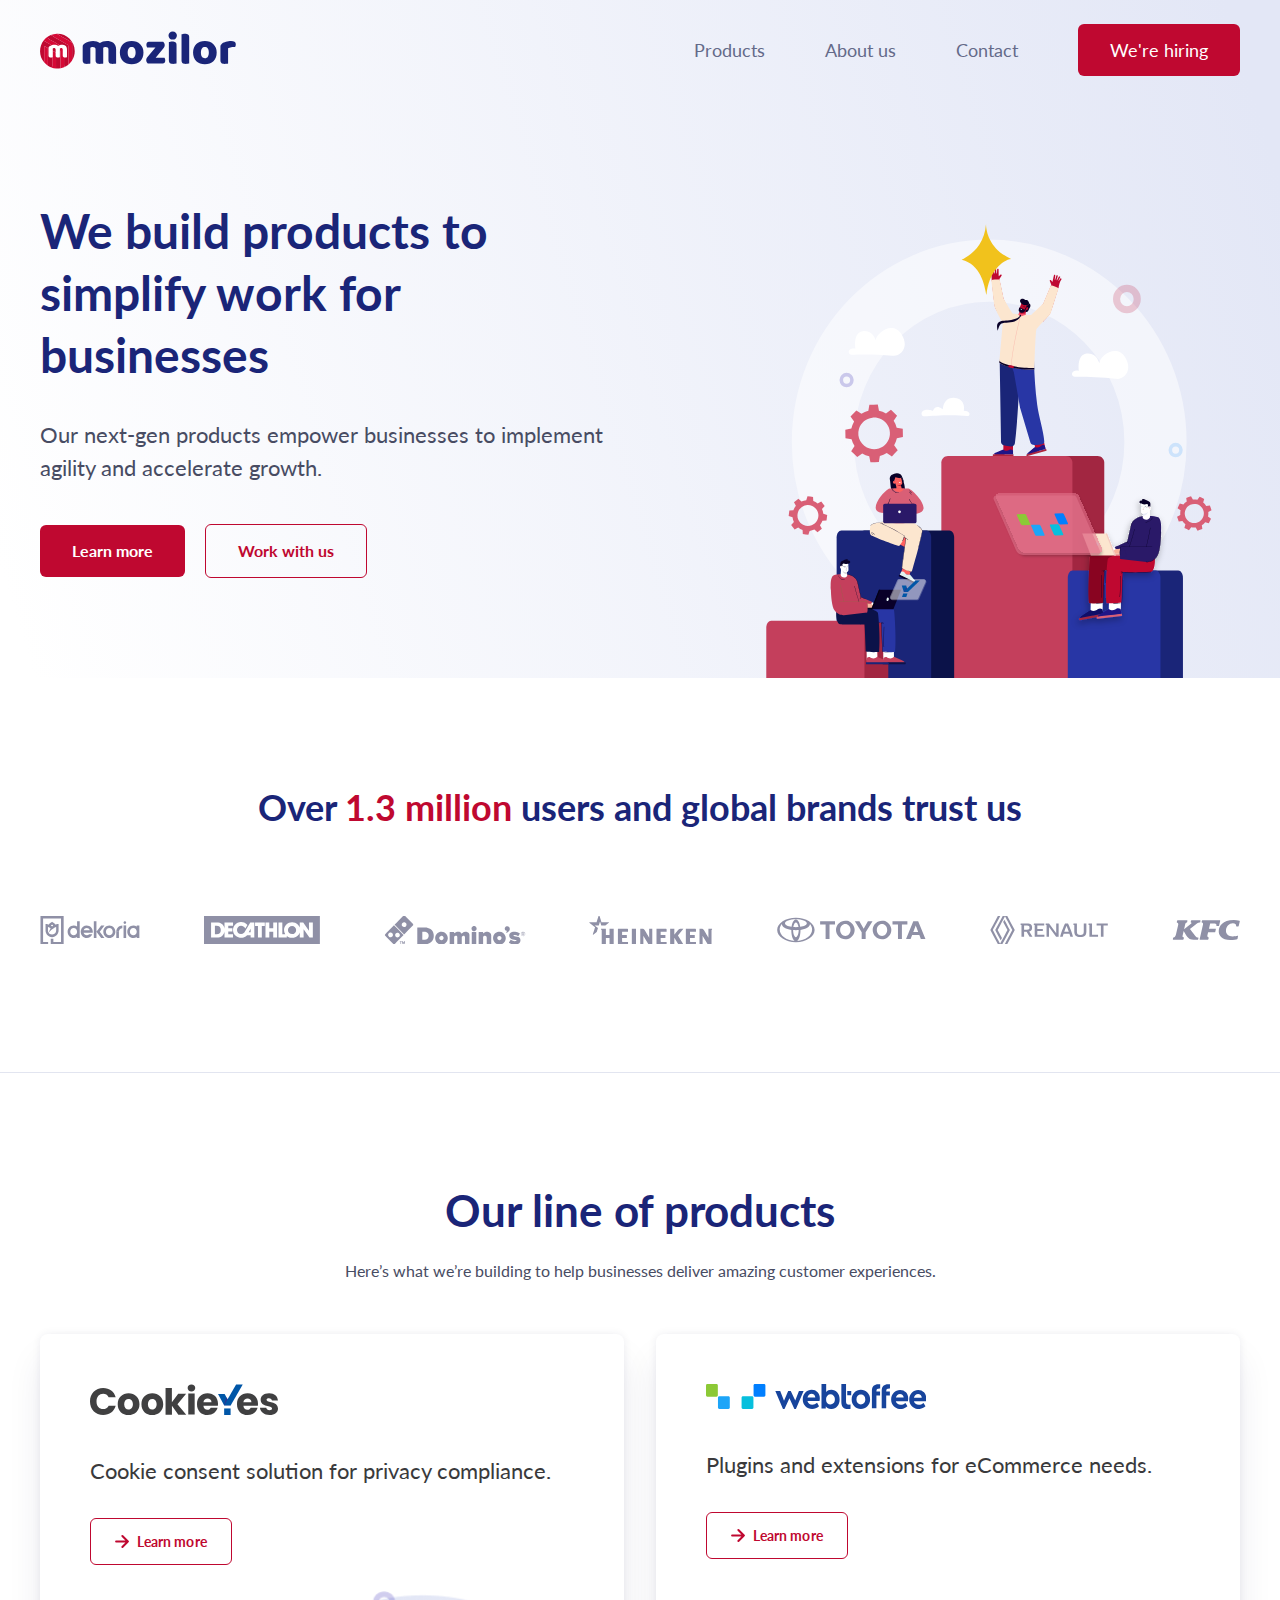
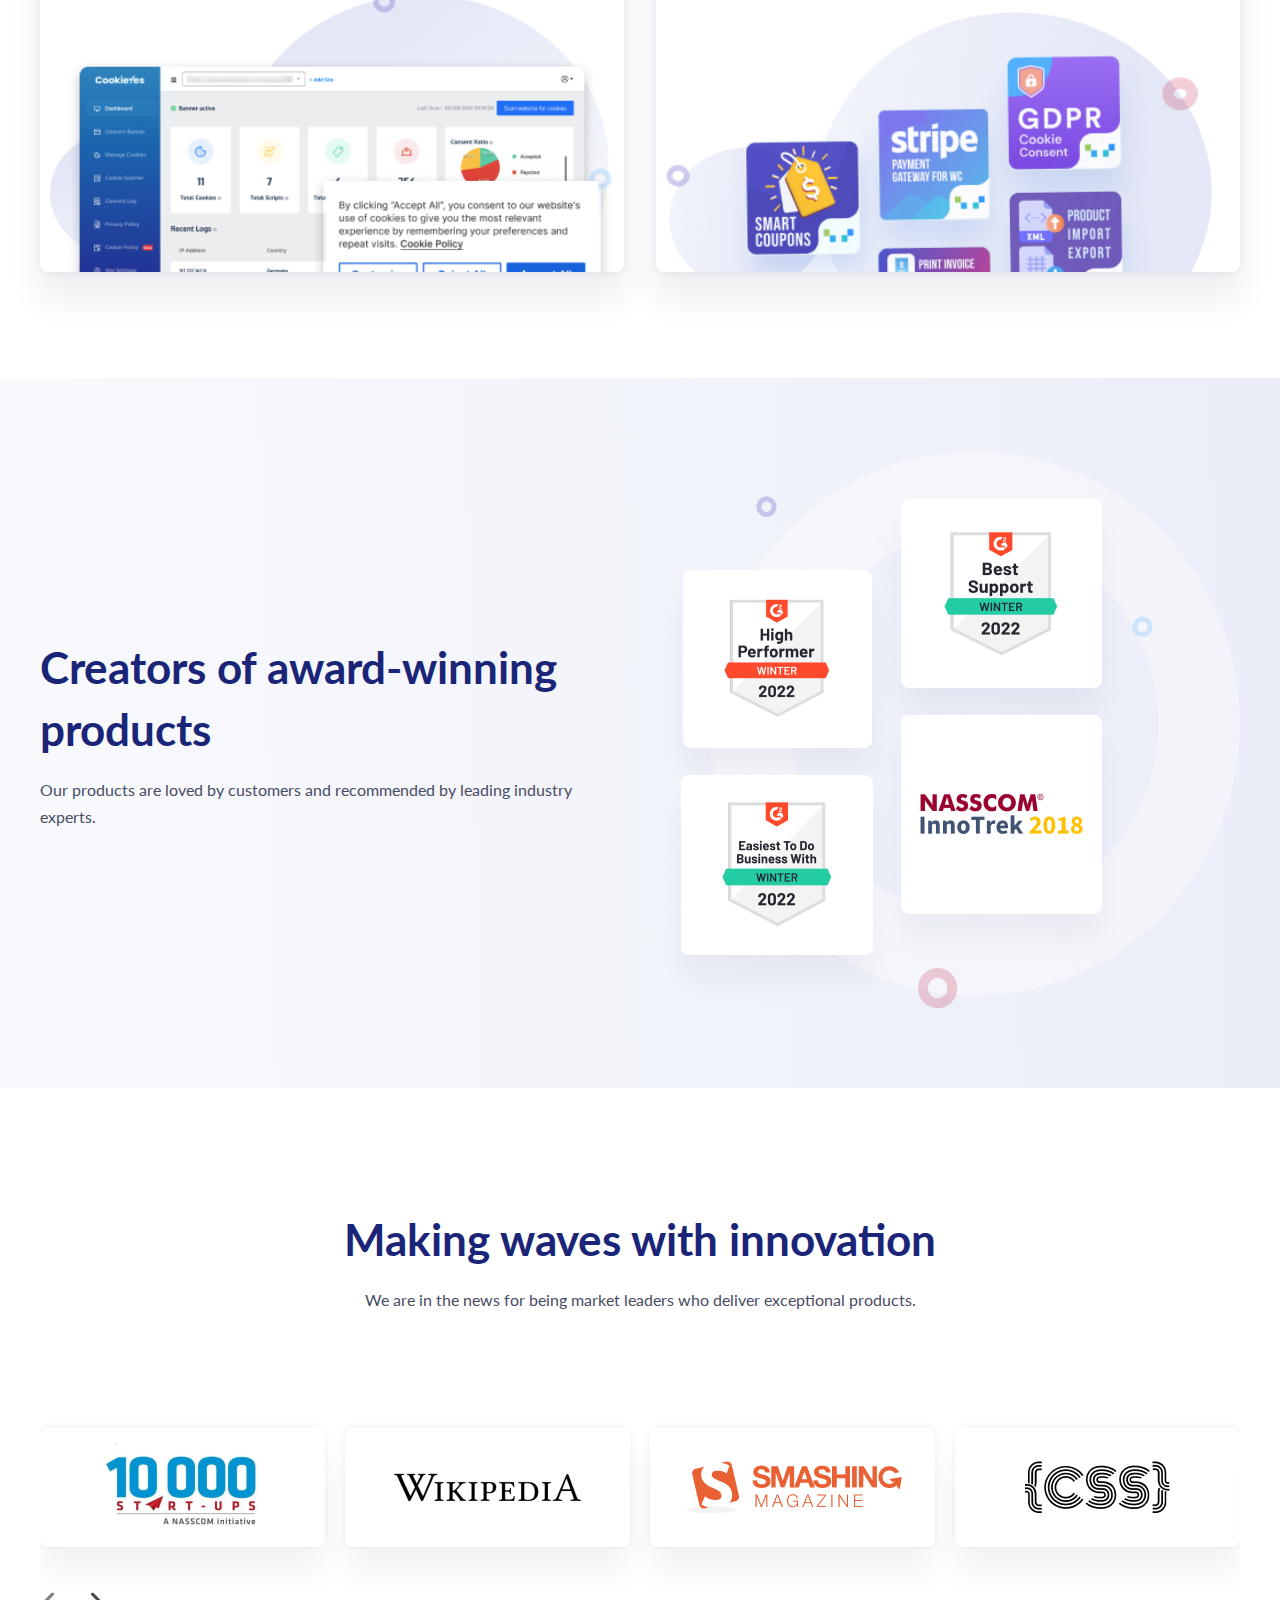
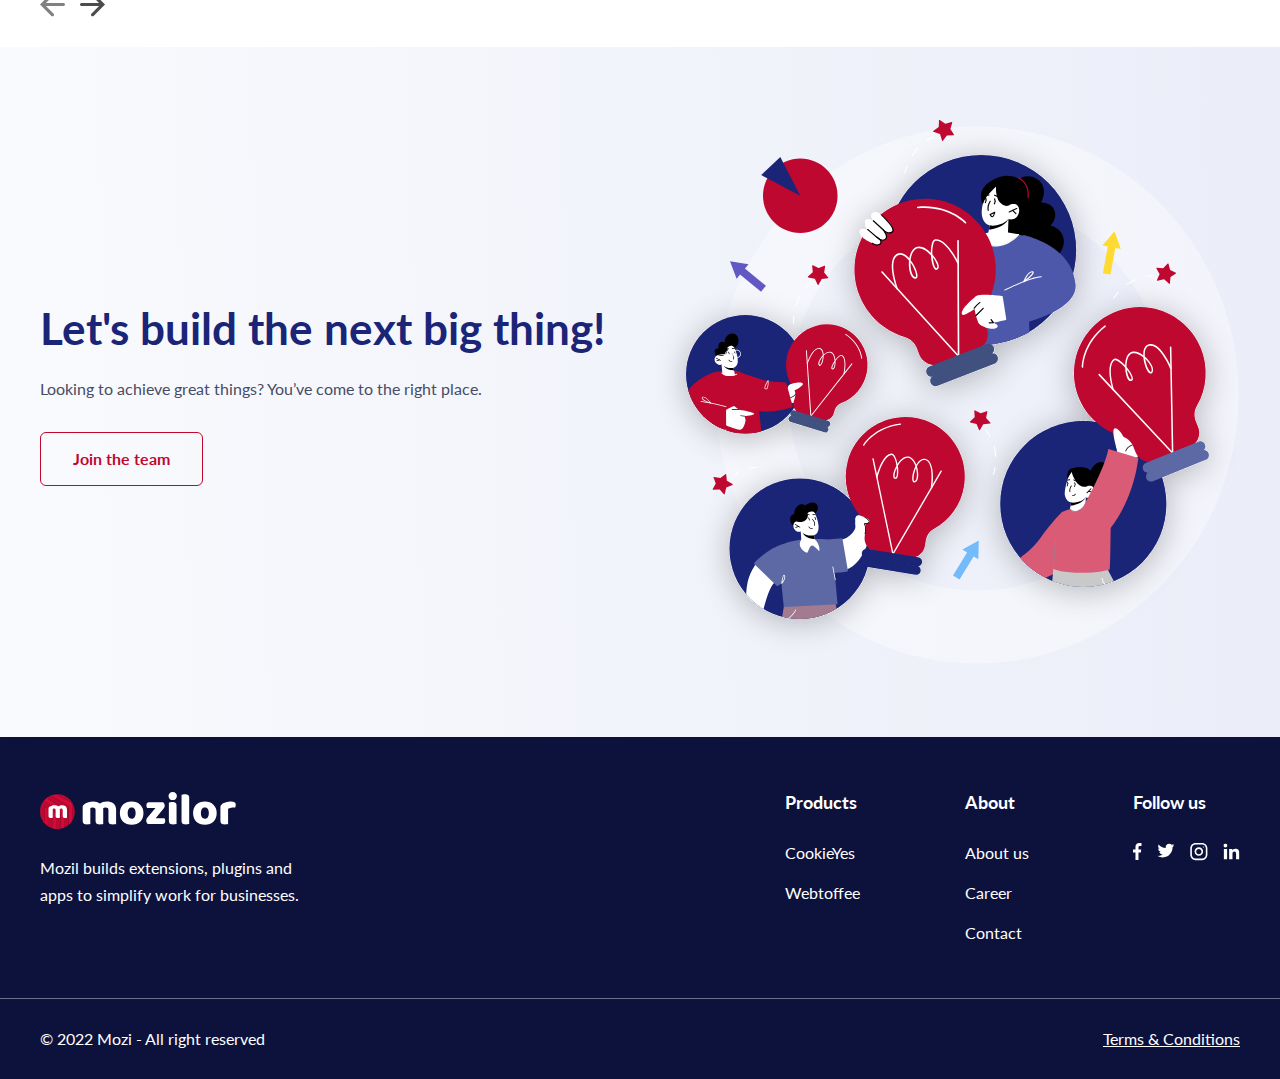
<file: index.html>
<!DOCTYPE html>
<html lang="en">

<head>
    <meta charset="UTF-8">
    <meta http-equiv="X-UA-Compatible" content="IE=edge">
    <meta name="viewport" content="width=device-width, initial-scale=1.0">
    <title>Index</title>
    <link rel="preconnect" href="https://fonts.googleapis.com">
    <link rel="preconnect" href="https://fonts.gstatic.com" crossorigin>
    <link href="https://fonts.googleapis.com/css2?family=Lato:wght@400;700&display=swap" rel="stylesheet">
    <link rel="stylesheet" href="./css/style.min.css">
</head>

<body class="body__main">
    <div class="hero__wrapper">

        <!-- Header -->
        <header>
    <!-- Navbar -->
    <nav>
        <div class="container">
            <div class="navbar">
                <div class="logo"> <a href="#"> <img src="../img/logo.svg" alt="logo"> </a> </div>
                <ul class="menu">
                    <li class="menu__item"><a href="#" class="menu__item-link" data-scroll>Products</a></li>
                    <li class="menu__item"><a href="#" class="menu__item-link" data-scroll>About us</a></li>
                    <li class="menu__item"><a href="#" class="menu__item-link" data-scroll>Contact</a></li>
                    <li class="menu__item"><a href="#" class="btn menu__item-link" data-scroll>We're hiring</a></li>
                </ul>
                <div class="burger">
                    <span></span>
                </div>
            </div>
        </div>
    </nav>
</header>

        <!-- Hero -->
        <section class="section__hero">
  <img src="./img/Hero__img.svg" alt="hero__img" class="hero__img">
  <div class="container">
    <div class="hero">
      <div class="hero__item">
        <h1 class="hero__item-title">We build products to simplify work for businesses</h1>
        <h2 class="hero__item-text">Our next-gen products empower businesses to implement agility and accelerate growth.</h2>
        <div class="hero__item-buttons">
          <a href="#" class="btn hero__btn">Learn more</a>
          <a href="#" class="btn__outline hero__btn">Work with us</a>
        </div>
      </div>
    </div>
  </div>
</section>
        
    </div>

    <!-- Main Page -->
    <main>

    <!-- Brands -->
    <section class="section section__brands">
  <div class="container">
    <h3 class="section__title title__center section__title-brands">Over <span>1.3 million</span> users and global brands trust us</h3>

    <div class="brands">
      <div class="brands__item">
        <img src="../img/brand1.svg" alt="brand__icon">
      </div>
      <div class="brands__item">
        <img src="../img/brand2.svg" alt="brand__icon">
      </div>
      <div class="brands__item">
        <img src="../img/brand3.svg" alt="brand__icon">
      </div>
      <div class="brands__item">
        <img src="../img/brand4.svg" alt="brand__icon">
      </div>
      <div class="brands__item">
        <img src="../img/brand5.svg" alt="brand__icon">
      </div>
      <div class="brands__item">
        <img src="../img/brand6.svg" alt="brand__icon">
      </div>
      <div class="brands__item">
        <img src="../img/brand7.svg" alt="brand__icon">
      </div>
    </div>
  </div>
</section>

    <!-- Products -->
    <section class="section section__products">
  <div class="container">
    <h3 class="section__title title__center">Our line of products</h3>
    <h4 class="section__subtitle subtitle__center">Here’s what we’re building to help businesses deliver amazing customer experiences.</h4>
    <div class="products">
      <div class="products__item">
        <div class="product__item-content">
          <div class="products__item-logo"><img src="../img/product__logo1.svg" alt="product__logo"></div>
          <div class="products__item-text">Cookie consent solution for privacy compliance.</div>
          <a href="#" class="products__item-btn">
            <span>
              <svg width="14" height="15" viewBox="0 0 14 15" fill="none" xmlns="http://www.w3.org/2000/svg">
                <path d="M7.39375 13.0125L12.9049 7.50002L7.39235 1.98752M1.09375 7.50002H12.9063H1.09375Z" stroke="#BF0830"
                  stroke-width="2" stroke-linecap="round" stroke-linejoin="round" />
              </svg>
            </span>
            <span>Learn more</span>
          </a>
        </div>

        <div class="product__item-footer">
          <img src="../img/product1.png" alt="product">
        </div>
      </div>
      <div class="products__item">
        <div class="product__item-content">
          <div class="products__item-logo"><img src="../img/product__logo2.svg" alt="product__logo"></div>
          <div class="products__item-text">Plugins and extensions for eCommerce needs.</div>
          <a href="#" class="products__item-btn">
            <span>
              <svg width="14" height="15" viewBox="0 0 14 15" fill="none" xmlns="http://www.w3.org/2000/svg">
                <path d="M7.39375 13.0125L12.9049 7.50002L7.39235 1.98752M1.09375 7.50002H12.9063H1.09375Z" stroke="#BF0830"
                  stroke-width="2" stroke-linecap="round" stroke-linejoin="round" />
              </svg>
            </span>
            <span>Learn more</span>
          </a>
        </div>
      
        <div class="product__item-footer">
          <img src="../img/product2.png" alt="product">
        </div>
      </div>
    </div>
  </div>
</section>

    <!-- Info1 -->
    <section class="section section__info">
  <div class="container">
    <div class="info">
      <div class="info__item">
        <h3 class="section__title">Creators of award-winning products</h3>
        <h4 class="section__subtitle">Our products are loved by customers and recommended by leading industry experts.</h4>
      </div>
      <div class="info__item">
        <img src="../img/main__info-1.png" alt="img" class="info__img">
      </div>
    </div>
  </div>
</section>

    <!-- Innovation -->
    <section class="section section__innovation">
  <div class="container">
    <h3 class="section__title title__center">Making waves with innovation</h3>
    <h4 class="section__subtitle subtitle__center">We are in the news for being market leaders who deliver exceptional products.</h4>

    <!-- Slider main container -->
    <div class="swiper swiper__innovation">
      <!-- Additional required wrapper -->
      <div class="swiper-wrapper">
        <!-- Slides -->
        <div class="swiper-slide"> <img src="../img/innovation1.jpg" alt="img"> </div>
        <div class="swiper-slide"> <img src="../img/innovation2.jpg" alt="img"> </div>
        <div class="swiper-slide"> <img src="../img/innovation3.jpg" alt="img"> </div>
        <div class="swiper-slide"> <img src="../img/innovation4.jpg" alt="img"> </div>
        <div class="swiper-slide"> <img src="../img/innovation2.jpg" alt="img"> </div>
        <div class="swiper-slide"> <img src="../img/innovation3.jpg" alt="img"> </div>
        <div class="swiper-slide"> <img src="../img/innovation1.jpg" alt="img"> </div>
      </div>
    </div>

    <div class="swiper__arrows">
      <button class="swiper__arrow swiper__arrow-prev">
        <svg width="25" height="25" viewBox="0 0 16 16" fill="none" xmlns="http://www.w3.org/2000/svg">
          <path fill-rule="evenodd" clip-rule="evenodd"
            d="M7.29468 15.2947C7.68422 15.6842 8.31578 15.6842 8.70532 15.2947V15.2947C9.0946 14.9054 9.09489 14.2743 8.70595 13.8847L3.83 9L15 9C15.5523 9 16 8.55228 16 8V8C16 7.44772 15.5523 7 15 7L3.83 7L8.70595 2.11532C9.09489 1.72568 9.0946 1.0946 8.70531 0.705316V0.705316C8.31578 0.315781 7.68422 0.315781 7.29468 0.705316L-6.99382e-07 8L7.29468 15.2947Z"
            fill="black" fill-opacity="0.7" />
        </svg>
      </button>
      <button class="swiper__arrow swiper__arrow-next">
        <svg width="25" height="25" viewBox="0 0 16 16" fill="none" xmlns="http://www.w3.org/2000/svg">
          <path fill-rule="evenodd" clip-rule="evenodd"
            d="M7.29468 15.2947C7.68422 15.6842 8.31578 15.6842 8.70532 15.2947V15.2947C9.0946 14.9054 9.09489 14.2743 8.70595 13.8847L3.83 9L15 9C15.5523 9 16 8.55228 16 8V8C16 7.44772 15.5523 7 15 7L3.83 7L8.70595 2.11532C9.09489 1.72568 9.0946 1.0946 8.70531 0.705316V0.705316C8.31578 0.315781 7.68422 0.315781 7.29468 0.705316L-6.99382e-07 8L7.29468 15.2947Z"
            fill="black" fill-opacity="0.7" />
        </svg>
      </button>
    </div>
  </div>
</section>

    <!-- Info2 -->
    <section class="section section__info">
  <div class="container">
    <div class="info">
      <div class="info__item">
        <h3 class="section__title">Let's build the next big thing!</h3>
        <h4 class="section__subtitle">Looking to achieve great things? You’ve come to the right place.</h4>
        <a href="#" class="btn__outline info__btn">Join the team</a>
      </div>
      <div class="info__item">
        <img src="../img/info2.svg" alt="img" class="info__img">
      </div>
    </div>
  </div>
</section>
    </main>

    <!-- Footer -->
    <footer>
    <div class="container">
        <div class="footer">
            <div class="footer__item">
                <a href="#" class="footer__logo"> <img src="../img/footer__logo.svg" alt="logo"></a>
                <p class="footer__text">Mozil builds extensions, plugins and apps to simplify work for businesses.</p>
            </div>
            <div class="footer__item">
                <div class="footer__lists">
                    <div class="footer__lists-item">
                        <div class="footer__list-title">Products</div>
                        <ul class="footer__list">
                            <li class="footer__list-item"><a href="" class="footer__list-item-link">CookieYes</a></li>
                            <li class="footer__list-item"><a href="" class="footer__list-item-link">Webtoffee</a></li>
                        </ul>
                    </div>

                    <div class="footer__lists-item">
                        <div class="footer__list-title">About</div>
                        <ul class="footer__list">
                            <li class="footer__list-item"><a href="" class="footer__list-item-link">About us</a></li>
                            <li class="footer__list-item"><a href="" class="footer__list-item-link">Career</a></li>
                            <li class="footer__list-item"><a href="" class="footer__list-item-link">Contact</a></li>
                        </ul>
                    </div>

                    <div class="footer__lists-item">
                        <div class="footer__list-title">Follow us</div>
                        <ul class="footer__social">
                            <li class="footer__social-item"><a href="" class="footer__social-link">
                                <svg width="9" height="18" viewBox="0 0 9 18" fill="none" xmlns="http://www.w3.org/2000/svg">
                                    <path
                                        d="M6.95282 2.89077H8.50569V0.186185C8.23779 0.14933 7.31641 0.0664062 6.24337 0.0664062C4.00443 0.0664062 2.4707 1.47469 2.4707 4.06304V6.44514H0V9.46867H2.4707V17.0764H5.49989V9.46937H7.87065L8.247 6.44585H5.49918V4.36284C5.49989 3.48895 5.73519 2.89077 6.95282 2.89077Z"
                                        fill="white" />
                                </svg>
                            </a></li>
                            <li class="footer__social-item"><a href="" class="footer__social-link">
                                <svg width="18" height="15" viewBox="0 0 18 15" fill="none" xmlns="http://www.w3.org/2000/svg">
                                    <path
                                        d="M17.2678 2.37425C16.6444 2.64768 15.9802 2.82892 15.2878 2.91692C16.0001 2.49158 16.5439 1.8232 16.7995 1.01758C16.1353 1.41358 15.402 1.6933 14.6204 1.84939C13.9898 1.17787 13.0909 0.761963 12.1103 0.761963C10.2079 0.761963 8.67624 2.30615 8.67624 4.1992C8.67624 4.47158 8.69929 4.73349 8.75586 4.98282C5.899 4.84349 3.3711 3.47425 1.67291 1.38844C1.37643 1.90282 1.20253 2.49158 1.20253 3.12539C1.20253 4.31549 1.81538 5.37044 2.72891 5.9812C2.17681 5.97073 1.63519 5.81044 1.17634 5.55796C1.17634 5.56844 1.17634 5.58206 1.17634 5.59568C1.17634 7.26558 2.36748 8.65263 3.92948 8.97215C3.64976 9.04863 3.34491 9.0853 3.02853 9.0853C2.80853 9.0853 2.58643 9.07272 2.37795 9.02663C2.82319 10.3875 4.08662 11.388 5.58891 11.4204C4.41976 12.335 2.93529 12.8861 1.32824 12.8861C1.04643 12.8861 0.776145 12.8735 0.505859 12.8389C2.02805 13.8205 3.83205 14.381 5.77748 14.381C12.1009 14.381 15.558 9.14292 15.558 4.60253C15.558 4.45063 15.5528 4.30396 15.5455 4.15834C16.2275 3.67434 16.8005 3.06987 17.2678 2.37425Z"
                                        fill="white" />
                                </svg>
                            </a></li>
                            <li class="footer__social-item"><a href="" class="footer__social-link">
                                <svg width="18" height="18" viewBox="0 0 18 18" fill="none" xmlns="http://www.w3.org/2000/svg">
                                    <path fill-rule="evenodd" clip-rule="evenodd"
                                        d="M5.62472 0H12.0533C15.0115 0 17.4104 2.39893 17.4104 5.35714V11.7857C17.4104 14.7439 15.0115 17.1429 12.0533 17.1429H5.62472C2.66651 17.1429 0.267578 14.7439 0.267578 11.7857V5.35714C0.267578 2.39893 2.66651 0 5.62472 0ZM12.0531 15.5357C14.1209 15.5357 15.8031 13.8536 15.8031 11.7857V5.35718C15.8031 3.28932 14.1209 1.60718 12.0531 1.60718H5.62451C3.55665 1.60718 1.87451 3.28932 1.87451 5.35718V11.7857C1.87451 13.8536 3.55665 15.5357 5.62451 15.5357H12.0531Z"
                                        fill="white" />
                                    <path fill-rule="evenodd" clip-rule="evenodd"
                                        d="M4.55273 8.5716C4.55273 6.20482 6.47166 4.28589 8.83845 4.28589C11.2052 4.28589 13.1242 6.20482 13.1242 8.5716C13.1242 10.9384 11.2052 12.8573 8.83845 12.8573C6.47166 12.8573 4.55273 10.9384 4.55273 8.5716ZM6.15967 8.57164C6.15967 10.0481 7.36181 11.2502 8.83824 11.2502C10.3147 11.2502 11.5168 10.0481 11.5168 8.57164C11.5168 7.09414 10.3147 5.89307 8.83824 5.89307C7.36181 5.89307 6.15967 7.09414 6.15967 8.57164Z"
                                        fill="white" />
                                    <circle cx="13.4461" cy="3.96414" r="0.571071" fill="white" />
                                </svg>
                            </a></li>
                            <li class="footer__social-item"><a href="" class="footer__social-link">
                                <svg width="17" height="17" viewBox="0 0 17 17" fill="none" xmlns="http://www.w3.org/2000/svg">
                                    <g clip-path="url(#clip0_11540_204)">
                                        <path
                                            d="M4.01709 16.5715H0.780099V5.93569H4.10958V16.5715H4.01709ZM2.35236 4.45592C1.33501 4.45592 0.410156 3.62356 0.410156 2.51373C0.410156 1.49639 1.24253 0.571533 2.35236 0.571533C3.36969 0.571533 4.29454 1.4039 4.29454 2.51373C4.29454 3.62356 3.46218 4.45592 2.35236 4.45592ZM16.4102 16.5715H13.0807V11.3923C13.0807 10.19 13.0807 8.61777 11.4159 8.61777C9.65872 8.61777 9.47374 9.91257 9.47374 11.2999V16.5715H6.14426V5.93569H9.28877V7.41547C9.7512 6.58309 10.7685 5.75072 12.4333 5.75072C15.7628 5.75072 16.4102 7.97037 16.4102 10.8374V16.5715Z"
                                            fill="white" />
                                    </g>
                                    <defs>
                                        <clipPath id="clip0_11540_204">
                                            <rect width="16" height="16" fill="white" transform="translate(0.410156 0.571533)" />
                                        </clipPath>
                                    </defs>
                                </svg>
                            </a></li>
                        </ul>
                    </div>
                </div>
            </div>
        </div>
    </div>

    <div class="footer__copyright">
        <div class="container">
            <div class="footer__copy">
                <div class="footer__copy-item">© 2022 Mozi - All right reserved</div>
                <div class="footer__copy-item">
                    <a href="#">Terms & Conditions</a>
                </div>
            </div>
        </div>
    </div>
</footer>

</body>

<script src="./js/scripts.min.js"></script>

</html>
</file>
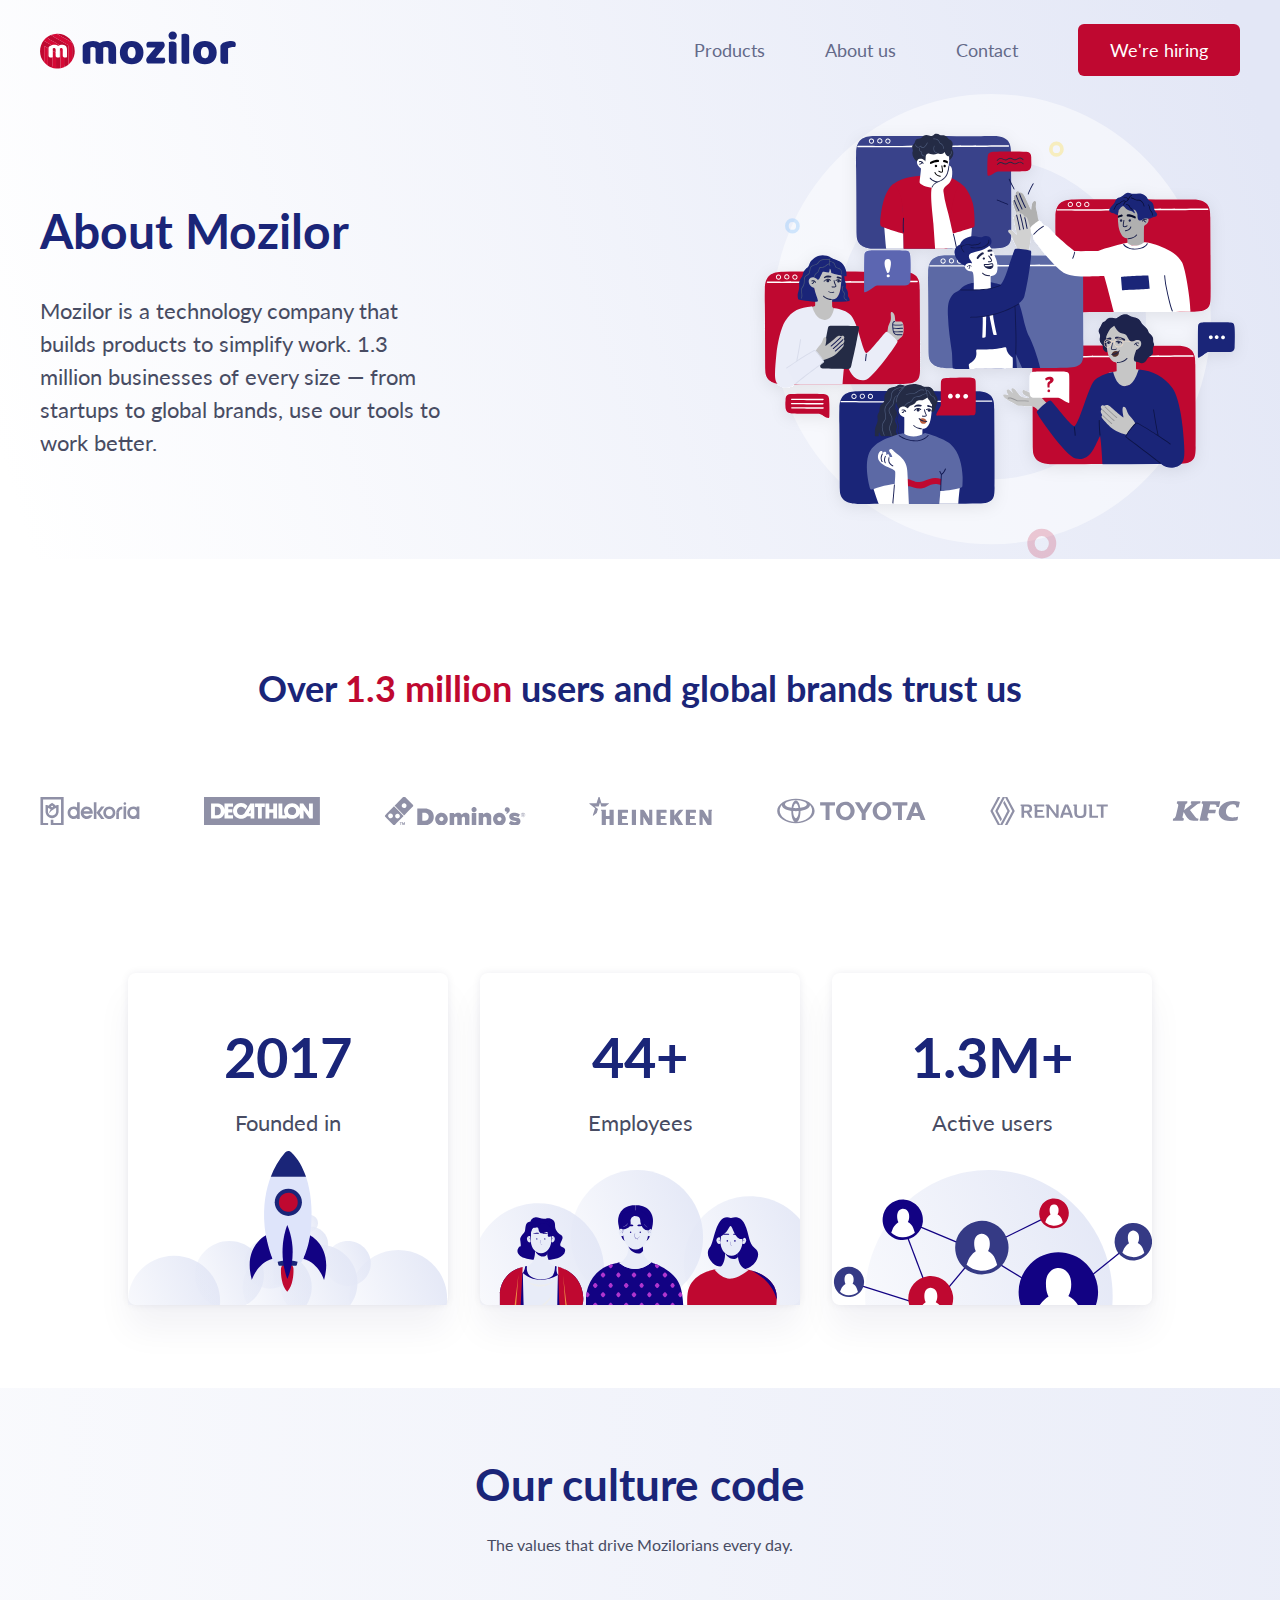
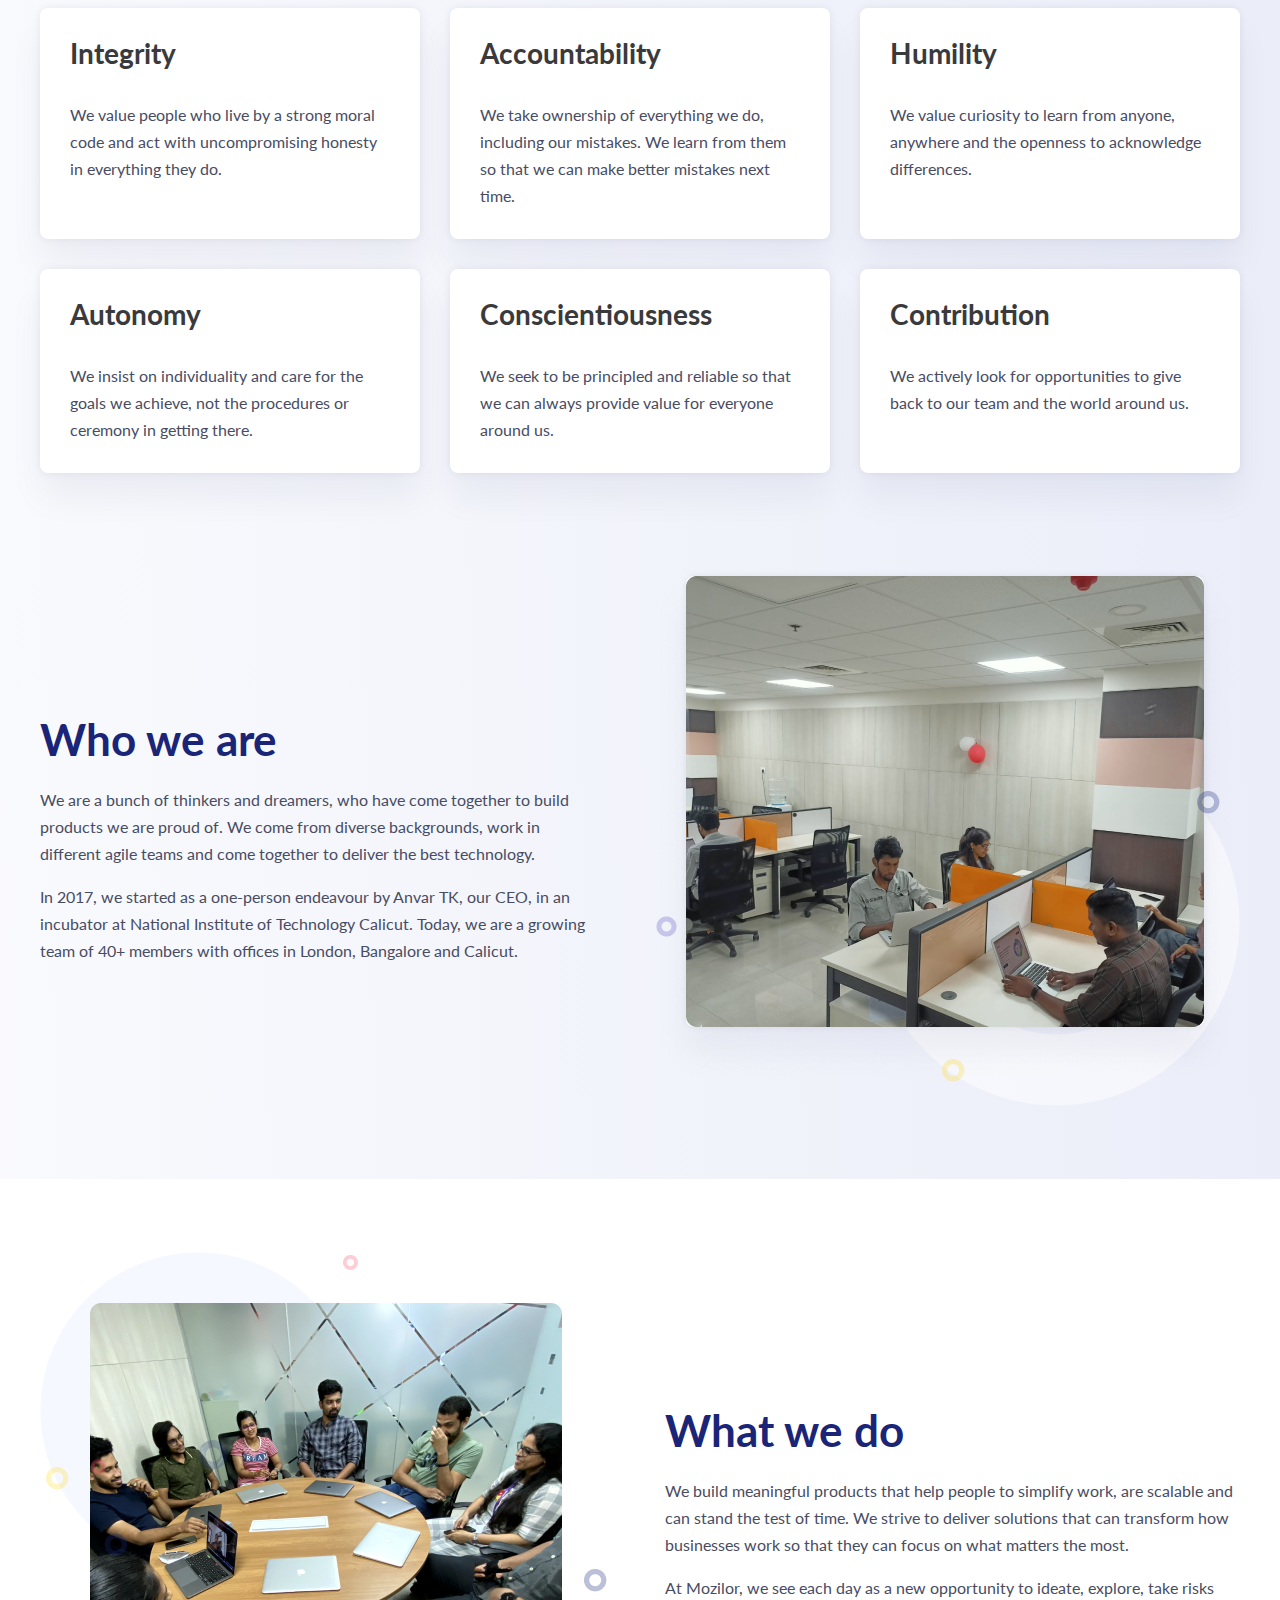
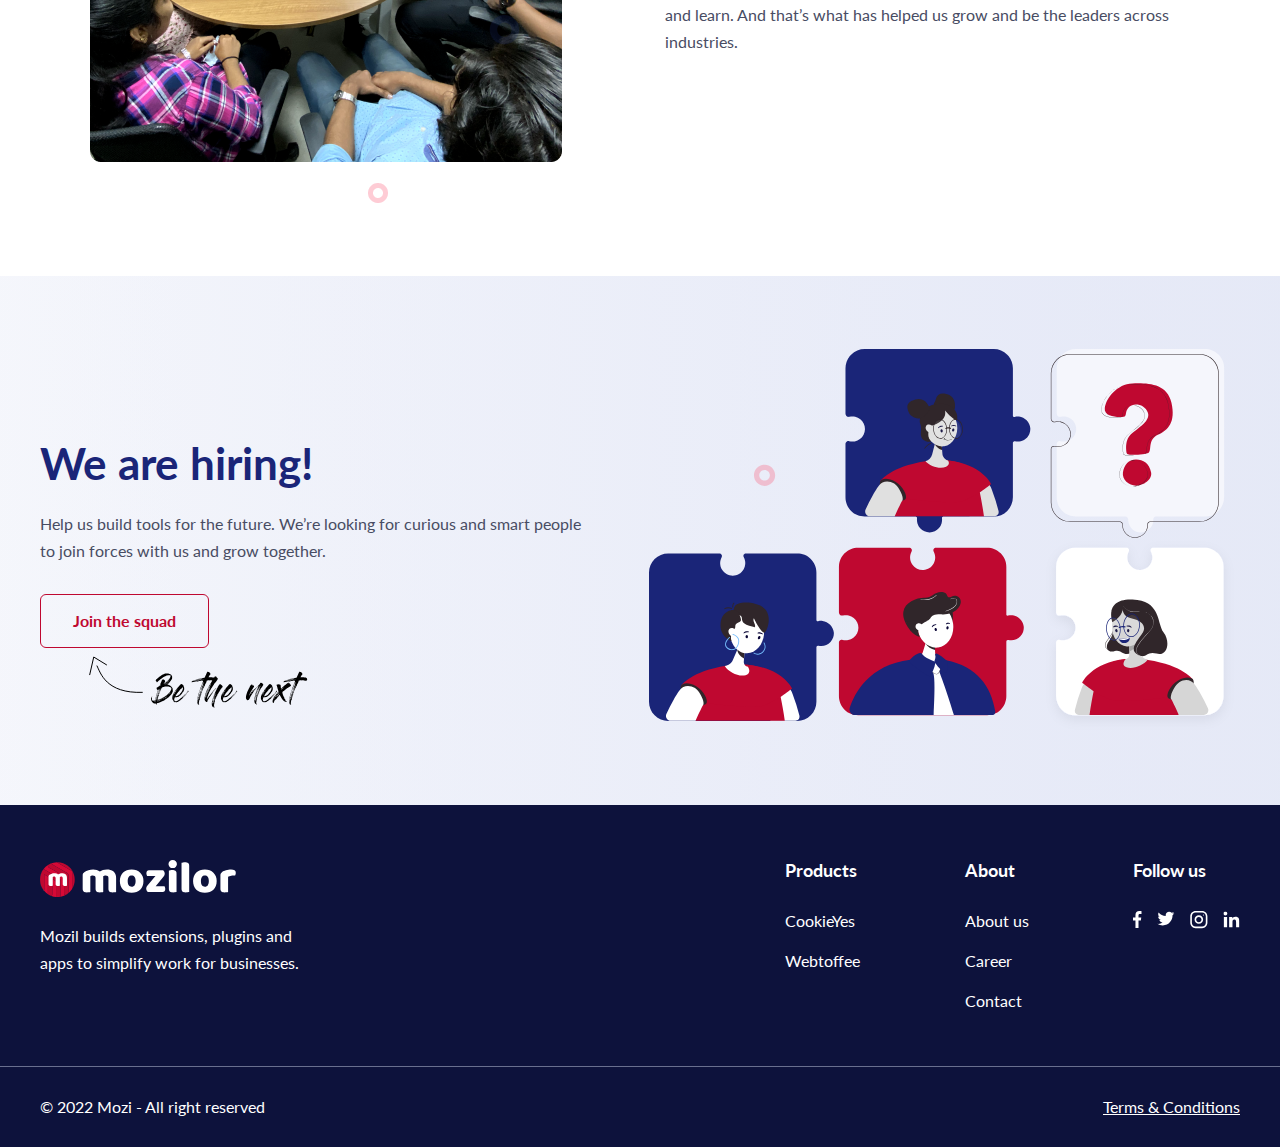
<file: about.html>
<!DOCTYPE html>
<html lang="en">

<head>
  <meta charset="UTF-8">
  <meta http-equiv="X-UA-Compatible" content="IE=edge">
  <meta name="viewport" content="width=device-width, initial-scale=1.0">
  <title>Index</title>
  <link rel="preconnect" href="https://fonts.googleapis.com">
  <link rel="preconnect" href="https://fonts.gstatic.com" crossorigin>
  <link href="https://fonts.googleapis.com/css2?family=Lato:wght@400;700&display=swap" rel="stylesheet">
  <link rel="stylesheet" href="./css/style.min.css">
</head>

<body class="body__about">
  <div class="hero__wrapper">

    <!-- Header -->
    <header>
    <!-- Navbar -->
    <nav>
        <div class="container">
            <div class="navbar">
                <div class="logo"> <a href="#"> <img src="../img/logo.svg" alt="logo"> </a> </div>
                <ul class="menu">
                    <li class="menu__item"><a href="#" class="menu__item-link" data-scroll>Products</a></li>
                    <li class="menu__item"><a href="#" class="menu__item-link" data-scroll>About us</a></li>
                    <li class="menu__item"><a href="#" class="menu__item-link" data-scroll>Contact</a></li>
                    <li class="menu__item"><a href="#" class="btn menu__item-link" data-scroll>We're hiring</a></li>
                </ul>
                <div class="burger">
                    <span></span>
                </div>
            </div>
        </div>
    </nav>
</header>

    <!-- Hero -->
    <section class="section__hero section__hero-about">
  <img src="./img/Hero__about.svg" alt="hero__img" class="hero__img">
  <div class="container">
    <div class="hero">
      <div class="hero__item">
        <h1 class="hero__item-title">About Mozilor</h1>
        <h2 class="hero__item-text">Mozilor is a technology company that builds products to simplify work. 1.3 million businesses of every size — from startups
        to global brands, use our tools to work better.
        </h2>
      </div>
    </div>
  </div>
</section>

  </div>

  <!-- Main Page -->
  <main>

    <!-- Brands -->
    <section class="section section__brands">
  <div class="container">
    <h3 class="section__title title__center section__title-brands">Over <span>1.3 million</span> users and global brands trust us</h3>

    <div class="brands">
      <div class="brands__item">
        <img src="../img/brand1.svg" alt="brand__icon">
      </div>
      <div class="brands__item">
        <img src="../img/brand2.svg" alt="brand__icon">
      </div>
      <div class="brands__item">
        <img src="../img/brand3.svg" alt="brand__icon">
      </div>
      <div class="brands__item">
        <img src="../img/brand4.svg" alt="brand__icon">
      </div>
      <div class="brands__item">
        <img src="../img/brand5.svg" alt="brand__icon">
      </div>
      <div class="brands__item">
        <img src="../img/brand6.svg" alt="brand__icon">
      </div>
      <div class="brands__item">
        <img src="../img/brand7.svg" alt="brand__icon">
      </div>
    </div>
  </div>
</section>

    <!-- Stats -->
    <section class="section section__stats">
  <div class="container">
    <div class="stats">
      <div class="stats__item">
        <div class="stats__item-title">2017</div>
        <div class="stats__item-subtitle">Founded in</div>
        <div class="stats__item-img"> <img src="../img/stats1.svg" alt="img"> </div>
      </div>

      <div class="stats__item">
        <div class="stats__item-title">44+</div>
        <div class="stats__item-subtitle">Employees</div>
        <div class="stats__item-img"> <img src="../img/stats2.svg" alt="img"> </div>
      </div>

      <div class="stats__item">
        <div class="stats__item-title">1.3M+</div>
        <div class="stats__item-subtitle">Active users</div>
        <div class="stats__item-img"> <img src="../img/stats3.svg" alt="img"> </div>
      </div>
    </div>
  </div>
</section>

    <div class="about__wrapper">
      <!-- Pluses -->
      <section class="section section__pluses">
  <div class="container">
    <h3 class="section__title title__center">Our culture code</h3>
    <h4 class="section__subtitle subtitle__center">The values that drive Mozilorians every day.</h4>

    <div class="pluses">
      <div class="pluses__item">
        <div class="pluses__item-title">Integrity</div>
        <div class="pluses__item-text">We value people who live by a
        strong moral code and act with uncompromising honesty in everything they do.
</div>
      </div>

      <div class="pluses__item">
        <div class="pluses__item-title">Accountability</div>
        <div class="pluses__item-text">We take ownership of everything we do, including our mistakes. We learn from them so that we can make better mistakes
        next time.</div>
      </div>

      <div class="pluses__item">
        <div class="pluses__item-title">Humility</div>
        <div class="pluses__item-text">We value curiosity to learn from anyone, anywhere and the openness to acknowledge differences.</div>
      </div>

      <div class="pluses__item">
        <div class="pluses__item-title">Autonomy</div>
        <div class="pluses__item-text">We insist on individuality and care for the goals we achieve, not the procedures or ceremony in getting there.</div>
      </div>

      <div class="pluses__item">
        <div class="pluses__item-title">Conscientiousness</div>
        <div class="pluses__item-text">We seek to be principled and reliable so that we can always provide value for everyone around us.</div>
      </div>

      <div class="pluses__item">
        <div class="pluses__item-title">Contribution</div>
        <div class="pluses__item-text">We actively look for opportunities to give back to our team and the world around us.</div>
      </div>
    </div>
  </div>
</section>

      <!-- Info5 -->
      <section class="section section__info section__info-about">
  <div class="container">
    <div class="info">
      <div class="info__item">
        <div class="section__title">Who we are</div>
        <h4 class="section__subtitle">We are a bunch of thinkers and dreamers, who have come together to build products we are proud of. We come from diverse
        backgrounds, work in different agile teams and come together to deliver the best technology.</h4>
        <h4 class="section__subtitle">In 2017, we started as a one-person endeavour by Anvar TK, our CEO, in an incubator at National Institute of Technology
        Calicut. Today, we are a growing team of 40+ members with offices in London, Bangalore and Calicut.</h4>
      </div>
      <div class="info__item">
        <img src="../img/info5.png" alt="img" class="info__img">
      </div>
    </div>
  </div>
</section>

      <!-- Info6 -->
      <section class="section section__info section__info-products">
  <div class="container">
    <div class="info info__reverse">
      <div class="info__item">
        <div class="section__title">What we do</div>
        <h4 class="section__subtitle">We build meaningful products that help people to simplify work, are scalable and can stand the test of time. We strive
        to deliver solutions that can transform how businesses work so that they can focus on what matters the most.</h4>
        <h4 class="section__subtitle">At Mozilor, we see each day as a new opportunity to ideate, explore, take risks and learn. And that’s what has helped us
        grow and be the leaders across industries.</h4>
      </div>
      <div class="info__item">
        <img src="../img/info6.png" alt="img" class="info__img">
      </div>
    </div>
  </div>
</section>

      <!-- Info7 -->
      <section class="section section__info">
  <div class="container">
    <div class="info">
      <div class="info__item">
        <div class="section__title">We are hiring!</div>
        <h4 class="section__subtitle">Help us build tools for the future. We’re looking for curious and smart people to join forces with us and grow together.</h4>
        <a href="#" class="btn__outline info__btn info__btn-relative">
          Join the squad
          <img src="../img/button__img.svg" alt="svg" class="button__img">
        </a>
      </div>
      <div class="info__item">
        <img src="../img/info7.svg" alt="img" class="info__img">
      </div>
    </div>
  </div>
</section>
    </div>

  </main>

  <!-- Footer -->
  <footer>
    <div class="container">
        <div class="footer">
            <div class="footer__item">
                <a href="#" class="footer__logo"> <img src="../img/footer__logo.svg" alt="logo"></a>
                <p class="footer__text">Mozil builds extensions, plugins and apps to simplify work for businesses.</p>
            </div>
            <div class="footer__item">
                <div class="footer__lists">
                    <div class="footer__lists-item">
                        <div class="footer__list-title">Products</div>
                        <ul class="footer__list">
                            <li class="footer__list-item"><a href="" class="footer__list-item-link">CookieYes</a></li>
                            <li class="footer__list-item"><a href="" class="footer__list-item-link">Webtoffee</a></li>
                        </ul>
                    </div>

                    <div class="footer__lists-item">
                        <div class="footer__list-title">About</div>
                        <ul class="footer__list">
                            <li class="footer__list-item"><a href="" class="footer__list-item-link">About us</a></li>
                            <li class="footer__list-item"><a href="" class="footer__list-item-link">Career</a></li>
                            <li class="footer__list-item"><a href="" class="footer__list-item-link">Contact</a></li>
                        </ul>
                    </div>

                    <div class="footer__lists-item">
                        <div class="footer__list-title">Follow us</div>
                        <ul class="footer__social">
                            <li class="footer__social-item"><a href="" class="footer__social-link">
                                <svg width="9" height="18" viewBox="0 0 9 18" fill="none" xmlns="http://www.w3.org/2000/svg">
                                    <path
                                        d="M6.95282 2.89077H8.50569V0.186185C8.23779 0.14933 7.31641 0.0664062 6.24337 0.0664062C4.00443 0.0664062 2.4707 1.47469 2.4707 4.06304V6.44514H0V9.46867H2.4707V17.0764H5.49989V9.46937H7.87065L8.247 6.44585H5.49918V4.36284C5.49989 3.48895 5.73519 2.89077 6.95282 2.89077Z"
                                        fill="white" />
                                </svg>
                            </a></li>
                            <li class="footer__social-item"><a href="" class="footer__social-link">
                                <svg width="18" height="15" viewBox="0 0 18 15" fill="none" xmlns="http://www.w3.org/2000/svg">
                                    <path
                                        d="M17.2678 2.37425C16.6444 2.64768 15.9802 2.82892 15.2878 2.91692C16.0001 2.49158 16.5439 1.8232 16.7995 1.01758C16.1353 1.41358 15.402 1.6933 14.6204 1.84939C13.9898 1.17787 13.0909 0.761963 12.1103 0.761963C10.2079 0.761963 8.67624 2.30615 8.67624 4.1992C8.67624 4.47158 8.69929 4.73349 8.75586 4.98282C5.899 4.84349 3.3711 3.47425 1.67291 1.38844C1.37643 1.90282 1.20253 2.49158 1.20253 3.12539C1.20253 4.31549 1.81538 5.37044 2.72891 5.9812C2.17681 5.97073 1.63519 5.81044 1.17634 5.55796C1.17634 5.56844 1.17634 5.58206 1.17634 5.59568C1.17634 7.26558 2.36748 8.65263 3.92948 8.97215C3.64976 9.04863 3.34491 9.0853 3.02853 9.0853C2.80853 9.0853 2.58643 9.07272 2.37795 9.02663C2.82319 10.3875 4.08662 11.388 5.58891 11.4204C4.41976 12.335 2.93529 12.8861 1.32824 12.8861C1.04643 12.8861 0.776145 12.8735 0.505859 12.8389C2.02805 13.8205 3.83205 14.381 5.77748 14.381C12.1009 14.381 15.558 9.14292 15.558 4.60253C15.558 4.45063 15.5528 4.30396 15.5455 4.15834C16.2275 3.67434 16.8005 3.06987 17.2678 2.37425Z"
                                        fill="white" />
                                </svg>
                            </a></li>
                            <li class="footer__social-item"><a href="" class="footer__social-link">
                                <svg width="18" height="18" viewBox="0 0 18 18" fill="none" xmlns="http://www.w3.org/2000/svg">
                                    <path fill-rule="evenodd" clip-rule="evenodd"
                                        d="M5.62472 0H12.0533C15.0115 0 17.4104 2.39893 17.4104 5.35714V11.7857C17.4104 14.7439 15.0115 17.1429 12.0533 17.1429H5.62472C2.66651 17.1429 0.267578 14.7439 0.267578 11.7857V5.35714C0.267578 2.39893 2.66651 0 5.62472 0ZM12.0531 15.5357C14.1209 15.5357 15.8031 13.8536 15.8031 11.7857V5.35718C15.8031 3.28932 14.1209 1.60718 12.0531 1.60718H5.62451C3.55665 1.60718 1.87451 3.28932 1.87451 5.35718V11.7857C1.87451 13.8536 3.55665 15.5357 5.62451 15.5357H12.0531Z"
                                        fill="white" />
                                    <path fill-rule="evenodd" clip-rule="evenodd"
                                        d="M4.55273 8.5716C4.55273 6.20482 6.47166 4.28589 8.83845 4.28589C11.2052 4.28589 13.1242 6.20482 13.1242 8.5716C13.1242 10.9384 11.2052 12.8573 8.83845 12.8573C6.47166 12.8573 4.55273 10.9384 4.55273 8.5716ZM6.15967 8.57164C6.15967 10.0481 7.36181 11.2502 8.83824 11.2502C10.3147 11.2502 11.5168 10.0481 11.5168 8.57164C11.5168 7.09414 10.3147 5.89307 8.83824 5.89307C7.36181 5.89307 6.15967 7.09414 6.15967 8.57164Z"
                                        fill="white" />
                                    <circle cx="13.4461" cy="3.96414" r="0.571071" fill="white" />
                                </svg>
                            </a></li>
                            <li class="footer__social-item"><a href="" class="footer__social-link">
                                <svg width="17" height="17" viewBox="0 0 17 17" fill="none" xmlns="http://www.w3.org/2000/svg">
                                    <g clip-path="url(#clip0_11540_204)">
                                        <path
                                            d="M4.01709 16.5715H0.780099V5.93569H4.10958V16.5715H4.01709ZM2.35236 4.45592C1.33501 4.45592 0.410156 3.62356 0.410156 2.51373C0.410156 1.49639 1.24253 0.571533 2.35236 0.571533C3.36969 0.571533 4.29454 1.4039 4.29454 2.51373C4.29454 3.62356 3.46218 4.45592 2.35236 4.45592ZM16.4102 16.5715H13.0807V11.3923C13.0807 10.19 13.0807 8.61777 11.4159 8.61777C9.65872 8.61777 9.47374 9.91257 9.47374 11.2999V16.5715H6.14426V5.93569H9.28877V7.41547C9.7512 6.58309 10.7685 5.75072 12.4333 5.75072C15.7628 5.75072 16.4102 7.97037 16.4102 10.8374V16.5715Z"
                                            fill="white" />
                                    </g>
                                    <defs>
                                        <clipPath id="clip0_11540_204">
                                            <rect width="16" height="16" fill="white" transform="translate(0.410156 0.571533)" />
                                        </clipPath>
                                    </defs>
                                </svg>
                            </a></li>
                        </ul>
                    </div>
                </div>
            </div>
        </div>
    </div>

    <div class="footer__copyright">
        <div class="container">
            <div class="footer__copy">
                <div class="footer__copy-item">© 2022 Mozi - All right reserved</div>
                <div class="footer__copy-item">
                    <a href="#">Terms & Conditions</a>
                </div>
            </div>
        </div>
    </div>
</footer>

</body>

<script src="./js/scripts.min.js"></script>

</html>
</file>
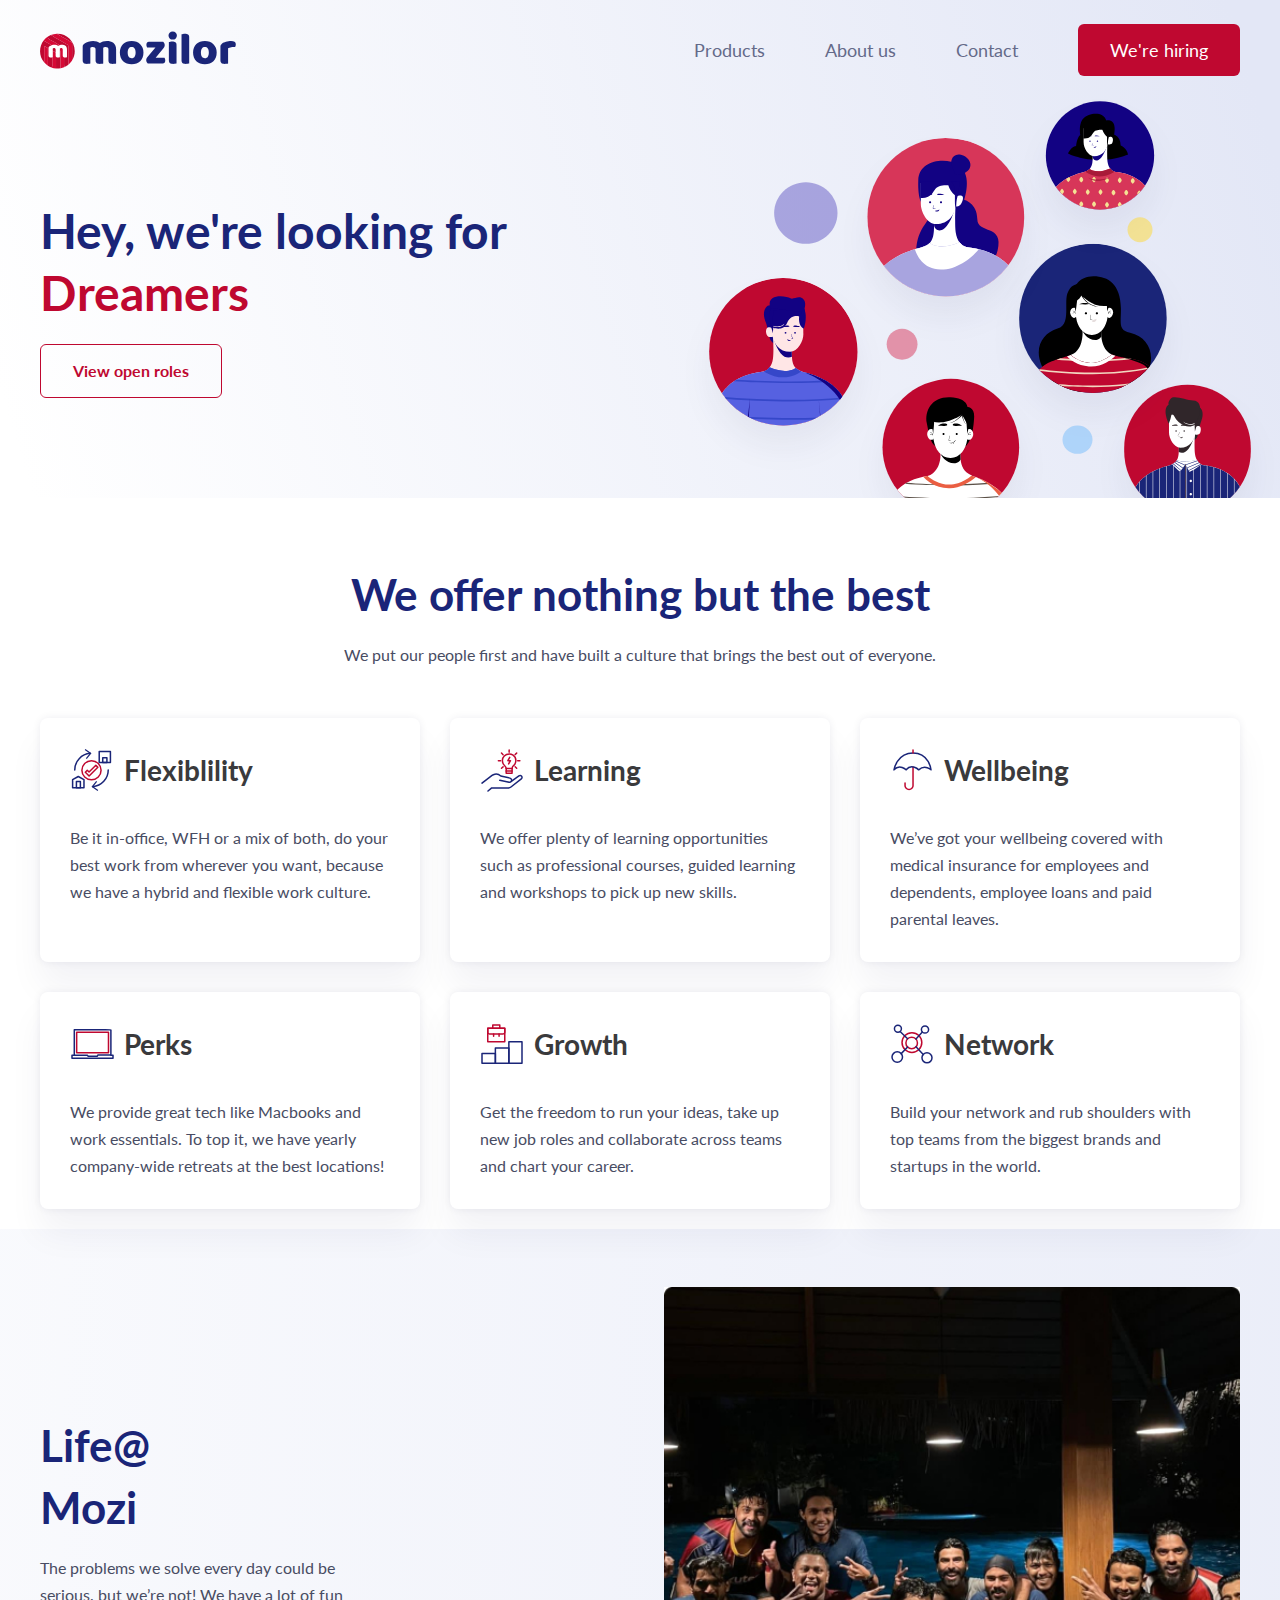
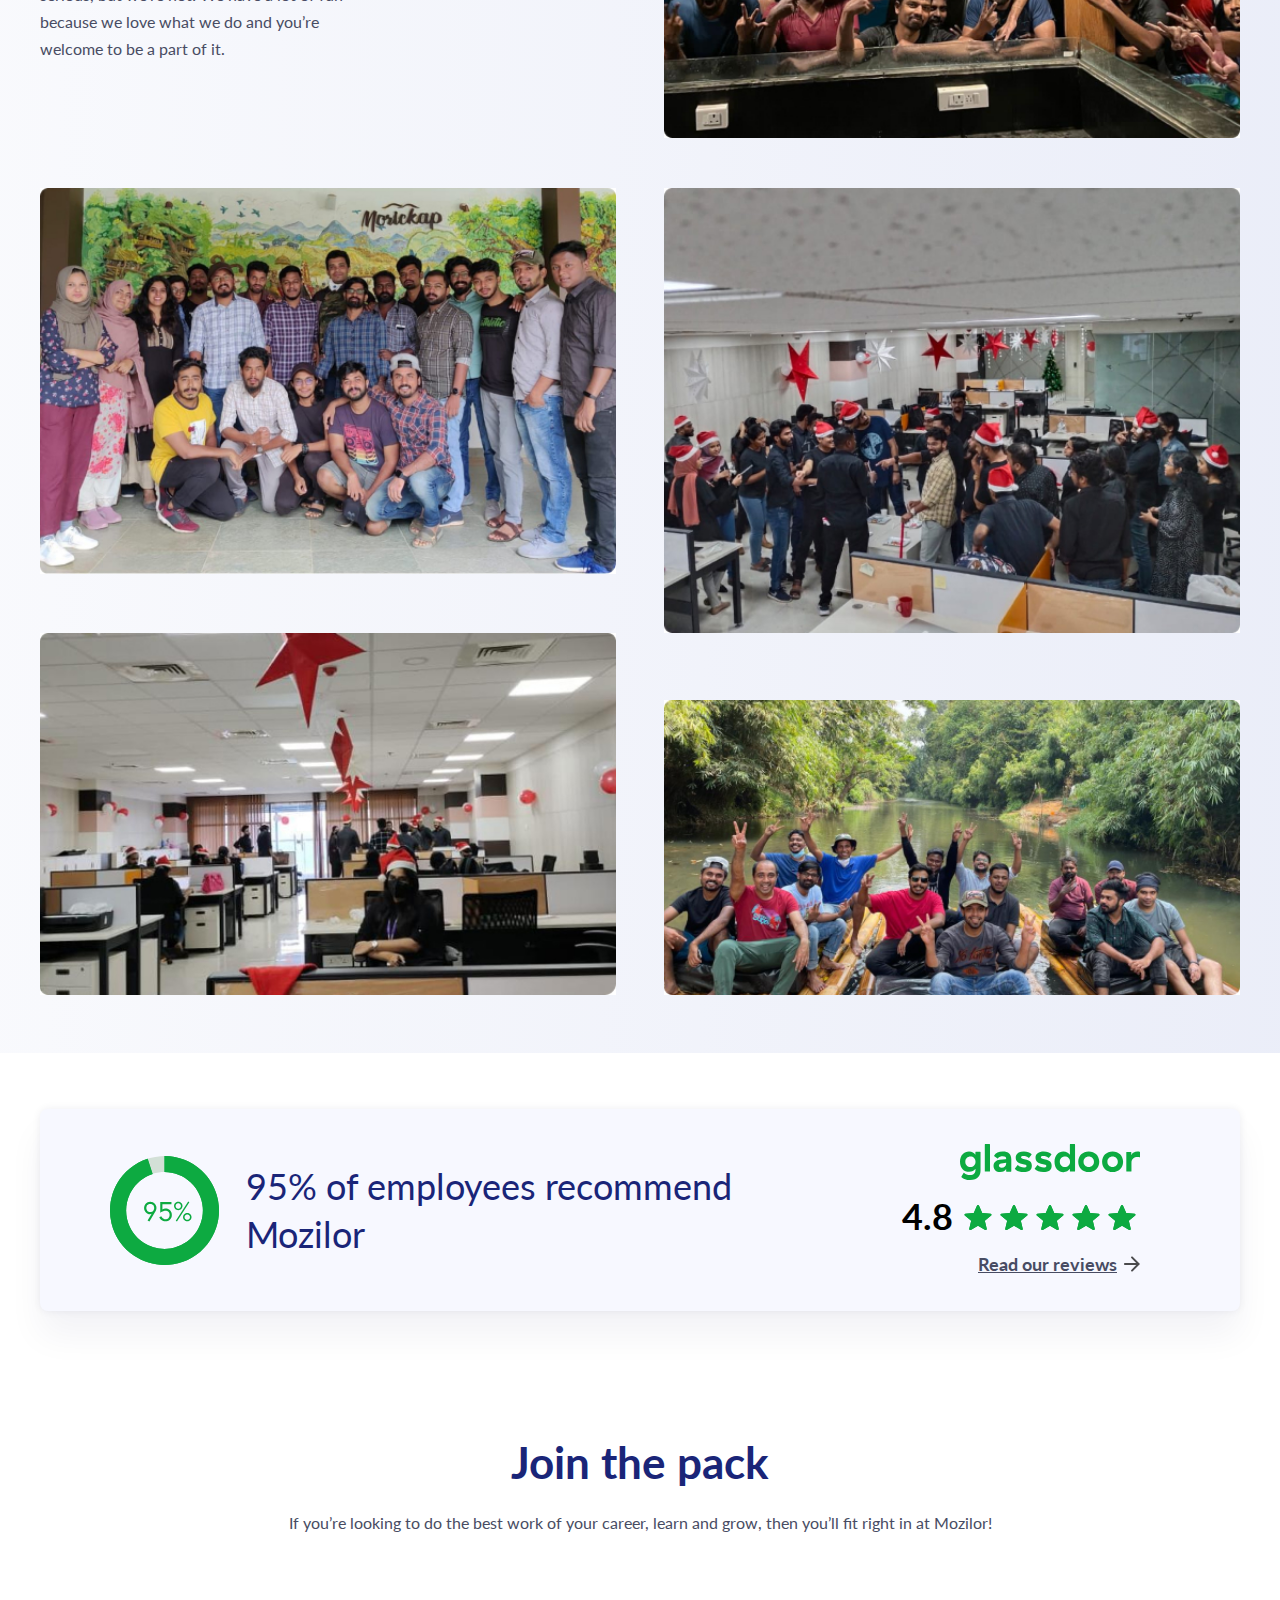
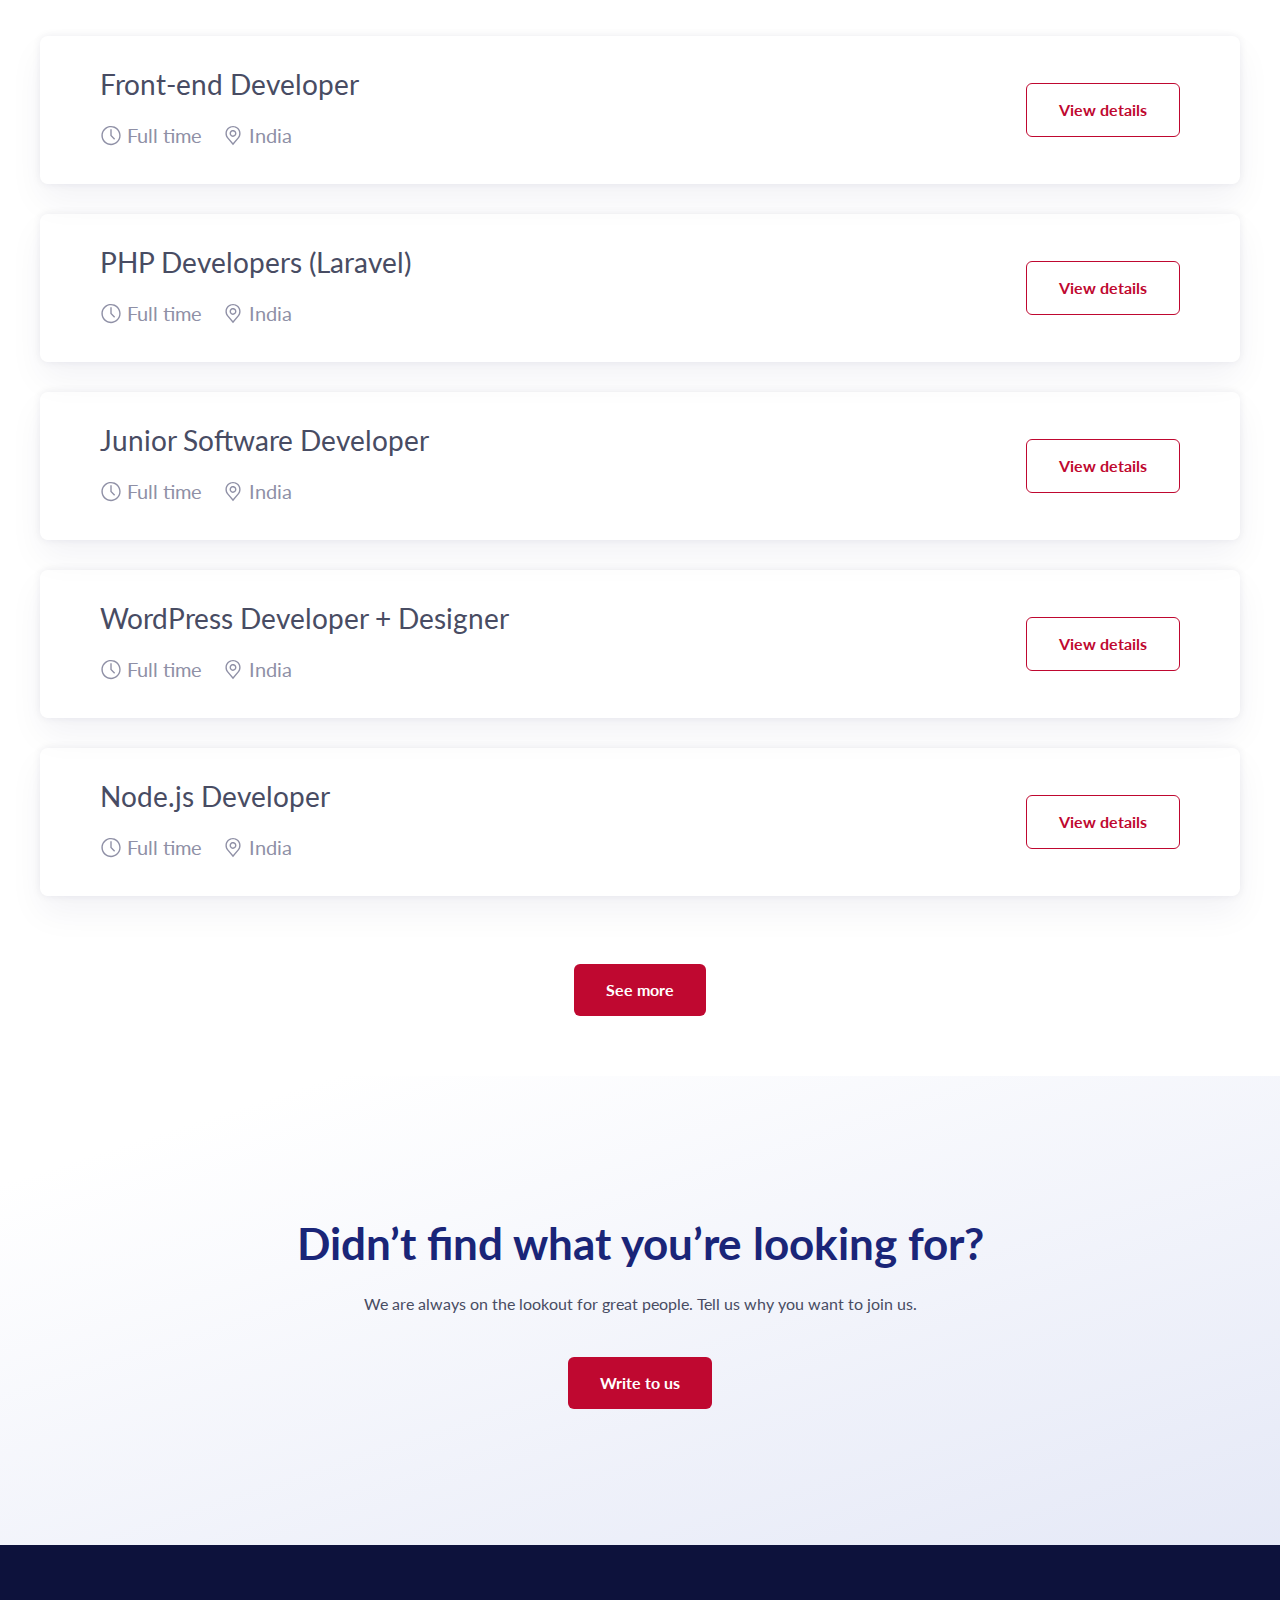
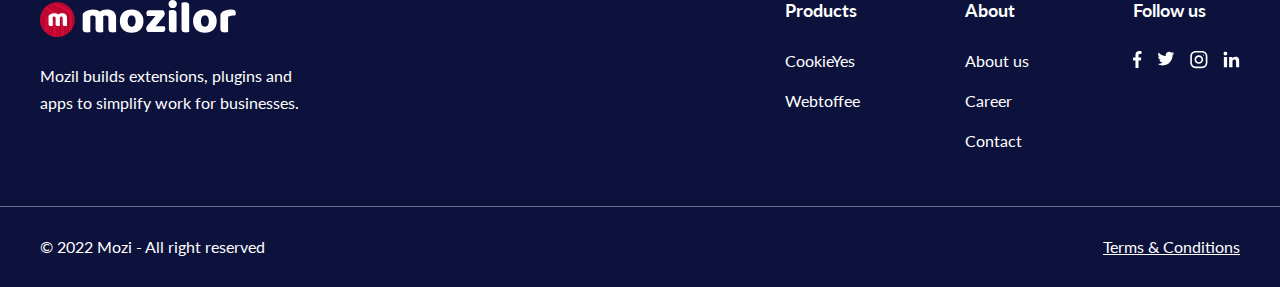
<file: career.html>
<!DOCTYPE html>
<html lang="en">

<head>
    <meta charset="UTF-8">
    <meta http-equiv="X-UA-Compatible" content="IE=edge">
    <meta name="viewport" content="width=device-width, initial-scale=1.0">
    <title>Index</title>
    <link rel="preconnect" href="https://fonts.googleapis.com">
    <link rel="preconnect" href="https://fonts.gstatic.com" crossorigin>
    <link href="https://fonts.googleapis.com/css2?family=Lato:wght@400;700&display=swap" rel="stylesheet">
    <link rel="stylesheet" href="./css/style.min.css">
</head>

<body class="body__career">
    <div class="hero__wrapper">

        <!-- Header -->
        <header>
    <!-- Navbar -->
    <nav>
        <div class="container">
            <div class="navbar">
                <div class="logo"> <a href="#"> <img src="../img/logo.svg" alt="logo"> </a> </div>
                <ul class="menu">
                    <li class="menu__item"><a href="#" class="menu__item-link" data-scroll>Products</a></li>
                    <li class="menu__item"><a href="#" class="menu__item-link" data-scroll>About us</a></li>
                    <li class="menu__item"><a href="#" class="menu__item-link" data-scroll>Contact</a></li>
                    <li class="menu__item"><a href="#" class="btn menu__item-link" data-scroll>We're hiring</a></li>
                </ul>
                <div class="burger">
                    <span></span>
                </div>
            </div>
        </div>
    </nav>
</header>

        <!-- Hero -->
        <section class="section__hero">
  <img src="./img/hero__career.svg" alt="hero__img" class="hero__img">
  <div class="container">
    <div class="hero">
      <div class="hero__item">
        <h1 class="hero__item-title">Hey, we're looking for <span>Dreamers</span></h1>
        <div class="hero__item-buttons">
          <a href="#" class="btn__outline hero__career-btn">View open roles</a>
        </div>
      </div>
    </div>
  </div>
</section>
        
    </div>

    <!-- Main Page -->
    <main>
        <!-- Pluses -->
        <section class="section section__pluses">
  <div class="container">
    <h3 class="section__title title__center">We offer nothing but the best</h3>
    <h4 class="section__subtitle subtitle__center">We put our people first and have built a culture that brings the best out of everyone.</h4>

    <div class="pluses">
      <div class="pluses__item">
        <div class="pluses__item-title"> <img src="../img/plus1.svg" alt="img" class="plus__icon"> Flexiblility</div>
        <div class="pluses__item-text">Be it in-office, WFH or a mix of both, do your best work from wherever you want, because we have a hybrid and flexible
        work culture.</div>
      </div>

      <div class="pluses__item">
        <div class="pluses__item-title"> <img src="../img/plus2.svg" alt="img" class="plus__icon"> Learning</div>
        <div class="pluses__item-text">We offer plenty of learning opportunities such as professional courses, guided learning and workshops to pick up new
        skills.</div>
      </div>

      <div class="pluses__item">
        <div class="pluses__item-title"> <img src="../img/plus3.svg" alt="img" class="plus__icon"> Wellbeing</div>
        <div class="pluses__item-text">We’ve got your wellbeing covered with medical insurance for employees and dependents, employee loans and paid parental
        leaves.</div>
      </div>

      <div class="pluses__item">
        <div class="pluses__item-title"> <img src="../img/plus4.svg" alt="img" class="plus__icon"> Perks</div>
        <div class="pluses__item-text">We provide great tech like Macbooks and work essentials. To top it, we have yearly company-wide retreats at the best
        locations!</div>
      </div>

      <div class="pluses__item">
        <div class="pluses__item-title"> <img src="../img/plus5.svg" alt="img" class="plus__icon"> Growth</div>
        <div class="pluses__item-text">Get the freedom to run your ideas, take up new job roles and collaborate across teams and chart your career.</div>
      </div>

      <div class="pluses__item">
        <div class="pluses__item-title"> <img src="../img/plus6.svg" alt="img" class="plus__icon"> Network</div>
        <div class="pluses__item-text">Build your network and rub shoulders with top teams from the biggest brands and startups in the world.</div>
      </div>
    </div>
  </div>
</section>

        <!-- Photos -->
        <section class="section section__photos">
  <div class="container">
    <div class="photos">
      <div class="photos__item">
        <div class="photos__item-text">
          <h3 class="section__title">Life@
            Mozi</h3>
          <h4 class="section__subtitle">The problems we solve every day could be serious, but we’re not! We have a lot of fun
            because we love what we do and
            you’re welcome to be a part of it.</h4>
        </div>
      </div>

      <div class="photos__item"> <img class="photo__img" src="../img/photo1.jpg" alt="img"> </div>
      <div class="photos__item"> <img class="photo__img" src="../img/photo2.jpg" alt="img"> </div>
      <div class="photos__item"> <img class="photo__img" src="../img/photo3.jpg" alt="img"> </div>
      <div class="photos__item"> <img class="photo__img" src="../img/photo4.jpg" alt="img"> </div>
      <div class="photos__item"> <img class="photo__img" src="../img/photo5.jpg" alt="img"> </div>
    </div>
  </div>
</section>

        <!-- Recommendations -->
        <section class="section section__recommendations">
  <div class="container">
    <div class="recommendations">
      <div class="recommendations__item first__item">
        <div class="recommendations__item-img"> <img src="../img/percent.svg" alt="percent"> </div>
        <div class="recommendations__item-title">95% of employees recommend Mozilor</div>
      </div>
      <div class="recommendations__item  second__item">
        <div class="recommendations__item-subtitle"> <img src="../img/glass.svg" alt="glass"> </div>
        <div class="recommendations__item-rating">
          <div class="recommendations__item-rating--num">4.8</div>
          <div class="recommendations__item-rating--stars">
            <img src="../img/star.svg" alt="img">
            <img src="../img/star.svg" alt="img">
            <img src="../img/star.svg" alt="img">
            <img src="../img/star.svg" alt="img">
            <img src="../img/star.svg" alt="img">
          </div>
        </div>
        <a href="#" class="recommendations__item-link">
          Read our reviews
          <svg width="16" height="16" viewBox="0 0 16 16" fill="none" xmlns="http://www.w3.org/2000/svg">
            <path fill-rule="evenodd" clip-rule="evenodd"
              d="M7.29468 15.2947C7.68422 15.6842 8.31578 15.6842 8.70532 15.2947V15.2947C9.0946 14.9054 9.09489 14.2743 8.70595 13.8847L3.83 9L15 9C15.5523 9 16 8.55228 16 8V8C16 7.44772 15.5523 7 15 7L3.83 7L8.70595 2.11532C9.09489 1.72568 9.0946 1.0946 8.70531 0.705316V0.705316C8.31578 0.315781 7.68422 0.315781 7.29468 0.705316L-6.99382e-07 8L7.29468 15.2947Z"
              fill="black" fill-opacity="0.7" />
          </svg>
        
        </a>
      </div>
    </div>
  </div>
</section>

        <!-- Jobs -->
        <section class="section section__jobs">
  <div class="container">
    <h3 class="section__title title__center">Join the pack</h3>
    <h4 class="section__subtitle subtitle__center">If you’re looking to do the best work of your career, learn and grow, then you’ll fit right in at Mozilor!</h4>

    <div class="jobs">
      <div class="jobs__item">
        <div class="jobs__item-info">
          <div class="jobs__item-info--item">
            <div class="jobs__title">Front-end Developer</div>
          </div>
          <div class="jobs__item-info--item">
            <div class="jobs__info">
              <div class="jobs__info-item">
                <div class="jobs__info-icon"><img src="../img/time.svg" alt="icon"></div>
                <div class="jobs__info-text">Full time</div>
              </div>

              <div class="jobs__info-item">
                <div class="jobs__info-icon"><img src="../img/location.svg" alt="icon"></div>
                <div class="jobs__info-text">India</div>
              </div>
            </div>
          </div>
        </div>
        <div class="jobs__item-btn">
          <a href="#" class="btn__outline jobs__btn">View details</a>
        </div>
      </div>

      <div class="jobs__item">
        <div class="jobs__item-info">
          <div class="jobs__item-info--item">
            <div class="jobs__title">PHP Developers (Laravel)</div>
          </div>
          <div class="jobs__item-info--item">
            <div class="jobs__info">
              <div class="jobs__info-item">
                <div class="jobs__info-icon"><img src="../img/time.svg" alt="icon"></div>
                <div class="jobs__info-text">Full time</div>
              </div>
      
              <div class="jobs__info-item">
                <div class="jobs__info-icon"><img src="../img/location.svg" alt="icon"></div>
                <div class="jobs__info-text">India</div>
              </div>
            </div>
          </div>
        </div>
        <div class="jobs__item-btn">
          <a href="#" class="btn__outline jobs__btn">View details</a>
        </div>
      </div>

      <div class="jobs__item">
        <div class="jobs__item-info">
          <div class="jobs__item-info--item">
            <div class="jobs__title">Junior Software Developer</div>
          </div>
          <div class="jobs__item-info--item">
            <div class="jobs__info">
              <div class="jobs__info-item">
                <div class="jobs__info-icon"><img src="../img/time.svg" alt="icon"></div>
                <div class="jobs__info-text">Full time</div>
              </div>
      
              <div class="jobs__info-item">
                <div class="jobs__info-icon"><img src="../img/location.svg" alt="icon"></div>
                <div class="jobs__info-text">India</div>
              </div>
            </div>
          </div>
        </div>
        <div class="jobs__item-btn">
          <a href="#" class="btn__outline jobs__btn">View details</a>
        </div>
      </div>

      <div class="jobs__item">
        <div class="jobs__item-info">
          <div class="jobs__item-info--item">
            <div class="jobs__title">WordPress Developer + Designer</div>
          </div>
          <div class="jobs__item-info--item">
            <div class="jobs__info">
              <div class="jobs__info-item">
                <div class="jobs__info-icon"><img src="../img/time.svg" alt="icon"></div>
                <div class="jobs__info-text">Full time</div>
              </div>
      
              <div class="jobs__info-item">
                <div class="jobs__info-icon"><img src="../img/location.svg" alt="icon"></div>
                <div class="jobs__info-text">India</div>
              </div>
            </div>
          </div>
        </div>
        <div class="jobs__item-btn">
          <a href="#" class="btn__outline jobs__btn">View details</a>
        </div>
      </div>

      <div class="jobs__item">
        <div class="jobs__item-info">
          <div class="jobs__item-info--item">
            <div class="jobs__title">Node.js Developer</div>
          </div>
          <div class="jobs__item-info--item">
            <div class="jobs__info">
              <div class="jobs__info-item">
                <div class="jobs__info-icon"><img src="../img/time.svg" alt="icon"></div>
                <div class="jobs__info-text">Full time</div>
              </div>
      
              <div class="jobs__info-item">
                <div class="jobs__info-icon"><img src="../img/location.svg" alt="icon"></div>
                <div class="jobs__info-text">India</div>
              </div>
            </div>
          </div>
        </div>
        <div class="jobs__item-btn">
          <a href="#" class="btn__outline jobs__btn">View details</a>
        </div>
      </div>
    </div>

    <div class="more__btn">
      <a href="#" class="btn jobs__button">See more</a>
    </div>
  </div>
</section>
        
        <!-- Question -->
        <section class="section section__question section__question-career">
  <div class="container">
    <div class="question">
      <h3 class="section__title title__center">Didn’t find what you’re looking for?</h3>
      <h4 class="section__subtitle subtitle__center">We are always on the lookout for great people. Tell us why you want to join us.</h4>
      
      <div class="question__buttons">
        <a href="#" class="btn question__brn">Write to us</a>
      </div>
    </div>
  </div>
</section>
    </main>

    <!-- Footer -->
    <footer>
    <div class="container">
        <div class="footer">
            <div class="footer__item">
                <a href="#" class="footer__logo"> <img src="../img/footer__logo.svg" alt="logo"></a>
                <p class="footer__text">Mozil builds extensions, plugins and apps to simplify work for businesses.</p>
            </div>
            <div class="footer__item">
                <div class="footer__lists">
                    <div class="footer__lists-item">
                        <div class="footer__list-title">Products</div>
                        <ul class="footer__list">
                            <li class="footer__list-item"><a href="" class="footer__list-item-link">CookieYes</a></li>
                            <li class="footer__list-item"><a href="" class="footer__list-item-link">Webtoffee</a></li>
                        </ul>
                    </div>

                    <div class="footer__lists-item">
                        <div class="footer__list-title">About</div>
                        <ul class="footer__list">
                            <li class="footer__list-item"><a href="" class="footer__list-item-link">About us</a></li>
                            <li class="footer__list-item"><a href="" class="footer__list-item-link">Career</a></li>
                            <li class="footer__list-item"><a href="" class="footer__list-item-link">Contact</a></li>
                        </ul>
                    </div>

                    <div class="footer__lists-item">
                        <div class="footer__list-title">Follow us</div>
                        <ul class="footer__social">
                            <li class="footer__social-item"><a href="" class="footer__social-link">
                                <svg width="9" height="18" viewBox="0 0 9 18" fill="none" xmlns="http://www.w3.org/2000/svg">
                                    <path
                                        d="M6.95282 2.89077H8.50569V0.186185C8.23779 0.14933 7.31641 0.0664062 6.24337 0.0664062C4.00443 0.0664062 2.4707 1.47469 2.4707 4.06304V6.44514H0V9.46867H2.4707V17.0764H5.49989V9.46937H7.87065L8.247 6.44585H5.49918V4.36284C5.49989 3.48895 5.73519 2.89077 6.95282 2.89077Z"
                                        fill="white" />
                                </svg>
                            </a></li>
                            <li class="footer__social-item"><a href="" class="footer__social-link">
                                <svg width="18" height="15" viewBox="0 0 18 15" fill="none" xmlns="http://www.w3.org/2000/svg">
                                    <path
                                        d="M17.2678 2.37425C16.6444 2.64768 15.9802 2.82892 15.2878 2.91692C16.0001 2.49158 16.5439 1.8232 16.7995 1.01758C16.1353 1.41358 15.402 1.6933 14.6204 1.84939C13.9898 1.17787 13.0909 0.761963 12.1103 0.761963C10.2079 0.761963 8.67624 2.30615 8.67624 4.1992C8.67624 4.47158 8.69929 4.73349 8.75586 4.98282C5.899 4.84349 3.3711 3.47425 1.67291 1.38844C1.37643 1.90282 1.20253 2.49158 1.20253 3.12539C1.20253 4.31549 1.81538 5.37044 2.72891 5.9812C2.17681 5.97073 1.63519 5.81044 1.17634 5.55796C1.17634 5.56844 1.17634 5.58206 1.17634 5.59568C1.17634 7.26558 2.36748 8.65263 3.92948 8.97215C3.64976 9.04863 3.34491 9.0853 3.02853 9.0853C2.80853 9.0853 2.58643 9.07272 2.37795 9.02663C2.82319 10.3875 4.08662 11.388 5.58891 11.4204C4.41976 12.335 2.93529 12.8861 1.32824 12.8861C1.04643 12.8861 0.776145 12.8735 0.505859 12.8389C2.02805 13.8205 3.83205 14.381 5.77748 14.381C12.1009 14.381 15.558 9.14292 15.558 4.60253C15.558 4.45063 15.5528 4.30396 15.5455 4.15834C16.2275 3.67434 16.8005 3.06987 17.2678 2.37425Z"
                                        fill="white" />
                                </svg>
                            </a></li>
                            <li class="footer__social-item"><a href="" class="footer__social-link">
                                <svg width="18" height="18" viewBox="0 0 18 18" fill="none" xmlns="http://www.w3.org/2000/svg">
                                    <path fill-rule="evenodd" clip-rule="evenodd"
                                        d="M5.62472 0H12.0533C15.0115 0 17.4104 2.39893 17.4104 5.35714V11.7857C17.4104 14.7439 15.0115 17.1429 12.0533 17.1429H5.62472C2.66651 17.1429 0.267578 14.7439 0.267578 11.7857V5.35714C0.267578 2.39893 2.66651 0 5.62472 0ZM12.0531 15.5357C14.1209 15.5357 15.8031 13.8536 15.8031 11.7857V5.35718C15.8031 3.28932 14.1209 1.60718 12.0531 1.60718H5.62451C3.55665 1.60718 1.87451 3.28932 1.87451 5.35718V11.7857C1.87451 13.8536 3.55665 15.5357 5.62451 15.5357H12.0531Z"
                                        fill="white" />
                                    <path fill-rule="evenodd" clip-rule="evenodd"
                                        d="M4.55273 8.5716C4.55273 6.20482 6.47166 4.28589 8.83845 4.28589C11.2052 4.28589 13.1242 6.20482 13.1242 8.5716C13.1242 10.9384 11.2052 12.8573 8.83845 12.8573C6.47166 12.8573 4.55273 10.9384 4.55273 8.5716ZM6.15967 8.57164C6.15967 10.0481 7.36181 11.2502 8.83824 11.2502C10.3147 11.2502 11.5168 10.0481 11.5168 8.57164C11.5168 7.09414 10.3147 5.89307 8.83824 5.89307C7.36181 5.89307 6.15967 7.09414 6.15967 8.57164Z"
                                        fill="white" />
                                    <circle cx="13.4461" cy="3.96414" r="0.571071" fill="white" />
                                </svg>
                            </a></li>
                            <li class="footer__social-item"><a href="" class="footer__social-link">
                                <svg width="17" height="17" viewBox="0 0 17 17" fill="none" xmlns="http://www.w3.org/2000/svg">
                                    <g clip-path="url(#clip0_11540_204)">
                                        <path
                                            d="M4.01709 16.5715H0.780099V5.93569H4.10958V16.5715H4.01709ZM2.35236 4.45592C1.33501 4.45592 0.410156 3.62356 0.410156 2.51373C0.410156 1.49639 1.24253 0.571533 2.35236 0.571533C3.36969 0.571533 4.29454 1.4039 4.29454 2.51373C4.29454 3.62356 3.46218 4.45592 2.35236 4.45592ZM16.4102 16.5715H13.0807V11.3923C13.0807 10.19 13.0807 8.61777 11.4159 8.61777C9.65872 8.61777 9.47374 9.91257 9.47374 11.2999V16.5715H6.14426V5.93569H9.28877V7.41547C9.7512 6.58309 10.7685 5.75072 12.4333 5.75072C15.7628 5.75072 16.4102 7.97037 16.4102 10.8374V16.5715Z"
                                            fill="white" />
                                    </g>
                                    <defs>
                                        <clipPath id="clip0_11540_204">
                                            <rect width="16" height="16" fill="white" transform="translate(0.410156 0.571533)" />
                                        </clipPath>
                                    </defs>
                                </svg>
                            </a></li>
                        </ul>
                    </div>
                </div>
            </div>
        </div>
    </div>

    <div class="footer__copyright">
        <div class="container">
            <div class="footer__copy">
                <div class="footer__copy-item">© 2022 Mozi - All right reserved</div>
                <div class="footer__copy-item">
                    <a href="#">Terms & Conditions</a>
                </div>
            </div>
        </div>
    </div>
</footer>

</body>

<script src="./js/scripts.min.js"></script>

</html>
</file>
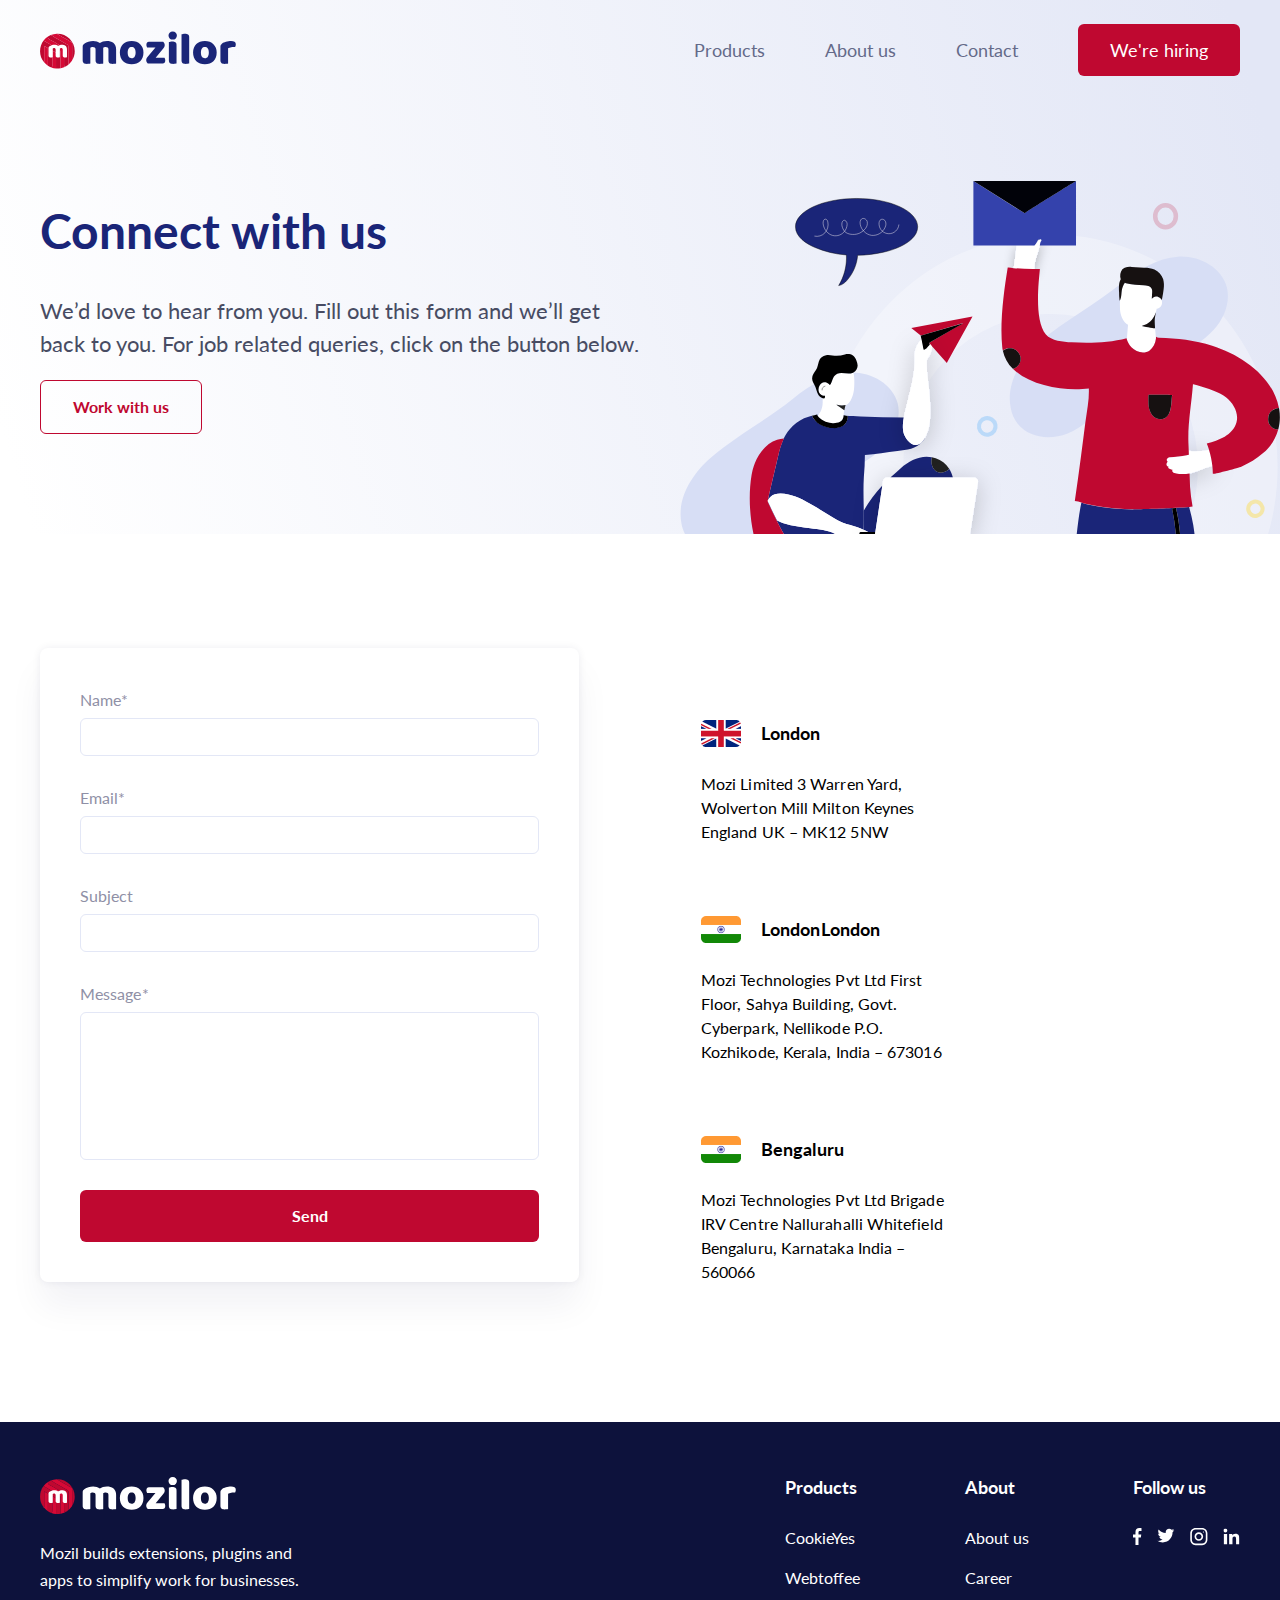
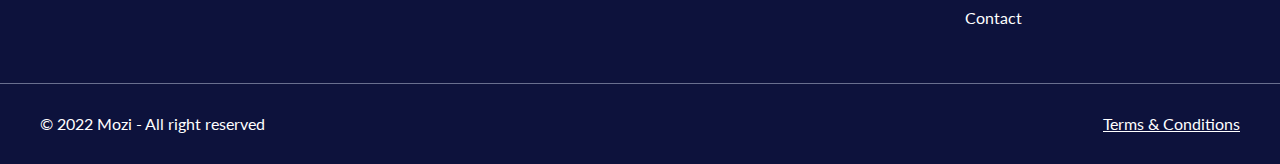
<file: contacts.html>
<!DOCTYPE html>
<html lang="en">

<head>
  <meta charset="UTF-8">
  <meta http-equiv="X-UA-Compatible" content="IE=edge">
  <meta name="viewport" content="width=device-width, initial-scale=1.0">
  <title>Index</title>
  <link rel="preconnect" href="https://fonts.googleapis.com">
  <link rel="preconnect" href="https://fonts.gstatic.com" crossorigin>
  <link href="https://fonts.googleapis.com/css2?family=Lato:wght@400;700&display=swap" rel="stylesheet">
  <link rel="stylesheet" href="./css/style.min.css">
</head>

<body class="body__contacts">
  <div class="hero__wrapper">

    <!-- Header -->
    <header>
    <!-- Navbar -->
    <nav>
        <div class="container">
            <div class="navbar">
                <div class="logo"> <a href="#"> <img src="../img/logo.svg" alt="logo"> </a> </div>
                <ul class="menu">
                    <li class="menu__item"><a href="#" class="menu__item-link" data-scroll>Products</a></li>
                    <li class="menu__item"><a href="#" class="menu__item-link" data-scroll>About us</a></li>
                    <li class="menu__item"><a href="#" class="menu__item-link" data-scroll>Contact</a></li>
                    <li class="menu__item"><a href="#" class="btn menu__item-link" data-scroll>We're hiring</a></li>
                </ul>
                <div class="burger">
                    <span></span>
                </div>
            </div>
        </div>
    </nav>
</header>

    <!-- Hero -->
    <section class="section__hero">
  <img src="./img/hero__contacts.svg" alt="hero__img" class="hero__img">
  <div class="container">
    <div class="hero">
      <div class="hero__item">
        <h1 class="hero__item-title">Connect with us</h1>
        <h2 class="hero__item-text">We’d love to hear from you. Fill out this form and we’ll get back to you. For job related queries, click on the button
        below.</h2>
        <div class="hero__item-buttons">
          <a href="#" class="btn__outline hero__career-btn">Work with us</a>
        </div>
      </div>
    </div>
  </div>
</section>

  </div>

  <!-- Main Page -->
  <main>
    <!-- Contacts -->
    <section class="section section__contacts">
  <div class="container">
    <div class="contacts">
      <div class="contacts__item">
        <fotm action="#" class="contacts__form">
          <label class="contacts__form-label">
            Name*
            <input type="text" class="contacts__form-input" required>
          </label>

          <label class="contacts__form-label">
            Email*
            <input type="text" class="contacts__form-input" required>
          </label>

          <label class="contacts__form-label">
            Subject
            <input type="text" class="contacts__form-input">
          </label>

          <label class="contacts__form-label">
            Message*
            <textarea class="contacts__form-textares"></textarea>
          </label>

          <button type="submit" class="btn form__btn">Send</button>
        </fotm>
      </div>
      <div class="contacts__item">
        <div class="contacts__places">
          <div class="contacts__place">
            <div class="contacts__place-title">
              <img src="../img/uk.png" alt="icon">
              London
            </div>
            <div class="contacts__place-location">Mozi Limited
            3 Warren Yard, Wolverton Mill
            Milton Keynes England
            UK – MK12 5NW</div>
          </div>

          <div class="contacts__place">
            <div class="contacts__place-title">
              <img src="../img/indian.png" alt="icon">
              LondonLondon
            </div>
            <div class="contacts__place-location">Mozi Technologies Pvt Ltd
            First Floor, Sahya Building, Govt. Cyberpark, Nellikode P.O.
            Kozhikode, Kerala, India – 673016</div>
          </div>

          <div class="contacts__place">
            <div class="contacts__place-title">
              <img src="../img/indian.png" alt="icon">
              Bengaluru
            </div>
            <div class="contacts__place-location">Mozi Technologies Pvt Ltd Brigade IRV Centre
            Nallurahalli Whitefield
            Bengaluru, Karnataka
            India – 560066</div>
          </div>
        </div>
      </div>
    </div>
  </div>
</section>
  </main>

  <!-- Footer -->
  <footer>
    <div class="container">
        <div class="footer">
            <div class="footer__item">
                <a href="#" class="footer__logo"> <img src="../img/footer__logo.svg" alt="logo"></a>
                <p class="footer__text">Mozil builds extensions, plugins and apps to simplify work for businesses.</p>
            </div>
            <div class="footer__item">
                <div class="footer__lists">
                    <div class="footer__lists-item">
                        <div class="footer__list-title">Products</div>
                        <ul class="footer__list">
                            <li class="footer__list-item"><a href="" class="footer__list-item-link">CookieYes</a></li>
                            <li class="footer__list-item"><a href="" class="footer__list-item-link">Webtoffee</a></li>
                        </ul>
                    </div>

                    <div class="footer__lists-item">
                        <div class="footer__list-title">About</div>
                        <ul class="footer__list">
                            <li class="footer__list-item"><a href="" class="footer__list-item-link">About us</a></li>
                            <li class="footer__list-item"><a href="" class="footer__list-item-link">Career</a></li>
                            <li class="footer__list-item"><a href="" class="footer__list-item-link">Contact</a></li>
                        </ul>
                    </div>

                    <div class="footer__lists-item">
                        <div class="footer__list-title">Follow us</div>
                        <ul class="footer__social">
                            <li class="footer__social-item"><a href="" class="footer__social-link">
                                <svg width="9" height="18" viewBox="0 0 9 18" fill="none" xmlns="http://www.w3.org/2000/svg">
                                    <path
                                        d="M6.95282 2.89077H8.50569V0.186185C8.23779 0.14933 7.31641 0.0664062 6.24337 0.0664062C4.00443 0.0664062 2.4707 1.47469 2.4707 4.06304V6.44514H0V9.46867H2.4707V17.0764H5.49989V9.46937H7.87065L8.247 6.44585H5.49918V4.36284C5.49989 3.48895 5.73519 2.89077 6.95282 2.89077Z"
                                        fill="white" />
                                </svg>
                            </a></li>
                            <li class="footer__social-item"><a href="" class="footer__social-link">
                                <svg width="18" height="15" viewBox="0 0 18 15" fill="none" xmlns="http://www.w3.org/2000/svg">
                                    <path
                                        d="M17.2678 2.37425C16.6444 2.64768 15.9802 2.82892 15.2878 2.91692C16.0001 2.49158 16.5439 1.8232 16.7995 1.01758C16.1353 1.41358 15.402 1.6933 14.6204 1.84939C13.9898 1.17787 13.0909 0.761963 12.1103 0.761963C10.2079 0.761963 8.67624 2.30615 8.67624 4.1992C8.67624 4.47158 8.69929 4.73349 8.75586 4.98282C5.899 4.84349 3.3711 3.47425 1.67291 1.38844C1.37643 1.90282 1.20253 2.49158 1.20253 3.12539C1.20253 4.31549 1.81538 5.37044 2.72891 5.9812C2.17681 5.97073 1.63519 5.81044 1.17634 5.55796C1.17634 5.56844 1.17634 5.58206 1.17634 5.59568C1.17634 7.26558 2.36748 8.65263 3.92948 8.97215C3.64976 9.04863 3.34491 9.0853 3.02853 9.0853C2.80853 9.0853 2.58643 9.07272 2.37795 9.02663C2.82319 10.3875 4.08662 11.388 5.58891 11.4204C4.41976 12.335 2.93529 12.8861 1.32824 12.8861C1.04643 12.8861 0.776145 12.8735 0.505859 12.8389C2.02805 13.8205 3.83205 14.381 5.77748 14.381C12.1009 14.381 15.558 9.14292 15.558 4.60253C15.558 4.45063 15.5528 4.30396 15.5455 4.15834C16.2275 3.67434 16.8005 3.06987 17.2678 2.37425Z"
                                        fill="white" />
                                </svg>
                            </a></li>
                            <li class="footer__social-item"><a href="" class="footer__social-link">
                                <svg width="18" height="18" viewBox="0 0 18 18" fill="none" xmlns="http://www.w3.org/2000/svg">
                                    <path fill-rule="evenodd" clip-rule="evenodd"
                                        d="M5.62472 0H12.0533C15.0115 0 17.4104 2.39893 17.4104 5.35714V11.7857C17.4104 14.7439 15.0115 17.1429 12.0533 17.1429H5.62472C2.66651 17.1429 0.267578 14.7439 0.267578 11.7857V5.35714C0.267578 2.39893 2.66651 0 5.62472 0ZM12.0531 15.5357C14.1209 15.5357 15.8031 13.8536 15.8031 11.7857V5.35718C15.8031 3.28932 14.1209 1.60718 12.0531 1.60718H5.62451C3.55665 1.60718 1.87451 3.28932 1.87451 5.35718V11.7857C1.87451 13.8536 3.55665 15.5357 5.62451 15.5357H12.0531Z"
                                        fill="white" />
                                    <path fill-rule="evenodd" clip-rule="evenodd"
                                        d="M4.55273 8.5716C4.55273 6.20482 6.47166 4.28589 8.83845 4.28589C11.2052 4.28589 13.1242 6.20482 13.1242 8.5716C13.1242 10.9384 11.2052 12.8573 8.83845 12.8573C6.47166 12.8573 4.55273 10.9384 4.55273 8.5716ZM6.15967 8.57164C6.15967 10.0481 7.36181 11.2502 8.83824 11.2502C10.3147 11.2502 11.5168 10.0481 11.5168 8.57164C11.5168 7.09414 10.3147 5.89307 8.83824 5.89307C7.36181 5.89307 6.15967 7.09414 6.15967 8.57164Z"
                                        fill="white" />
                                    <circle cx="13.4461" cy="3.96414" r="0.571071" fill="white" />
                                </svg>
                            </a></li>
                            <li class="footer__social-item"><a href="" class="footer__social-link">
                                <svg width="17" height="17" viewBox="0 0 17 17" fill="none" xmlns="http://www.w3.org/2000/svg">
                                    <g clip-path="url(#clip0_11540_204)">
                                        <path
                                            d="M4.01709 16.5715H0.780099V5.93569H4.10958V16.5715H4.01709ZM2.35236 4.45592C1.33501 4.45592 0.410156 3.62356 0.410156 2.51373C0.410156 1.49639 1.24253 0.571533 2.35236 0.571533C3.36969 0.571533 4.29454 1.4039 4.29454 2.51373C4.29454 3.62356 3.46218 4.45592 2.35236 4.45592ZM16.4102 16.5715H13.0807V11.3923C13.0807 10.19 13.0807 8.61777 11.4159 8.61777C9.65872 8.61777 9.47374 9.91257 9.47374 11.2999V16.5715H6.14426V5.93569H9.28877V7.41547C9.7512 6.58309 10.7685 5.75072 12.4333 5.75072C15.7628 5.75072 16.4102 7.97037 16.4102 10.8374V16.5715Z"
                                            fill="white" />
                                    </g>
                                    <defs>
                                        <clipPath id="clip0_11540_204">
                                            <rect width="16" height="16" fill="white" transform="translate(0.410156 0.571533)" />
                                        </clipPath>
                                    </defs>
                                </svg>
                            </a></li>
                        </ul>
                    </div>
                </div>
            </div>
        </div>
    </div>

    <div class="footer__copyright">
        <div class="container">
            <div class="footer__copy">
                <div class="footer__copy-item">© 2022 Mozi - All right reserved</div>
                <div class="footer__copy-item">
                    <a href="#">Terms & Conditions</a>
                </div>
            </div>
        </div>
    </div>
</footer>

</body>

<script src="./js/scripts.min.js"></script>

</html>
</file>
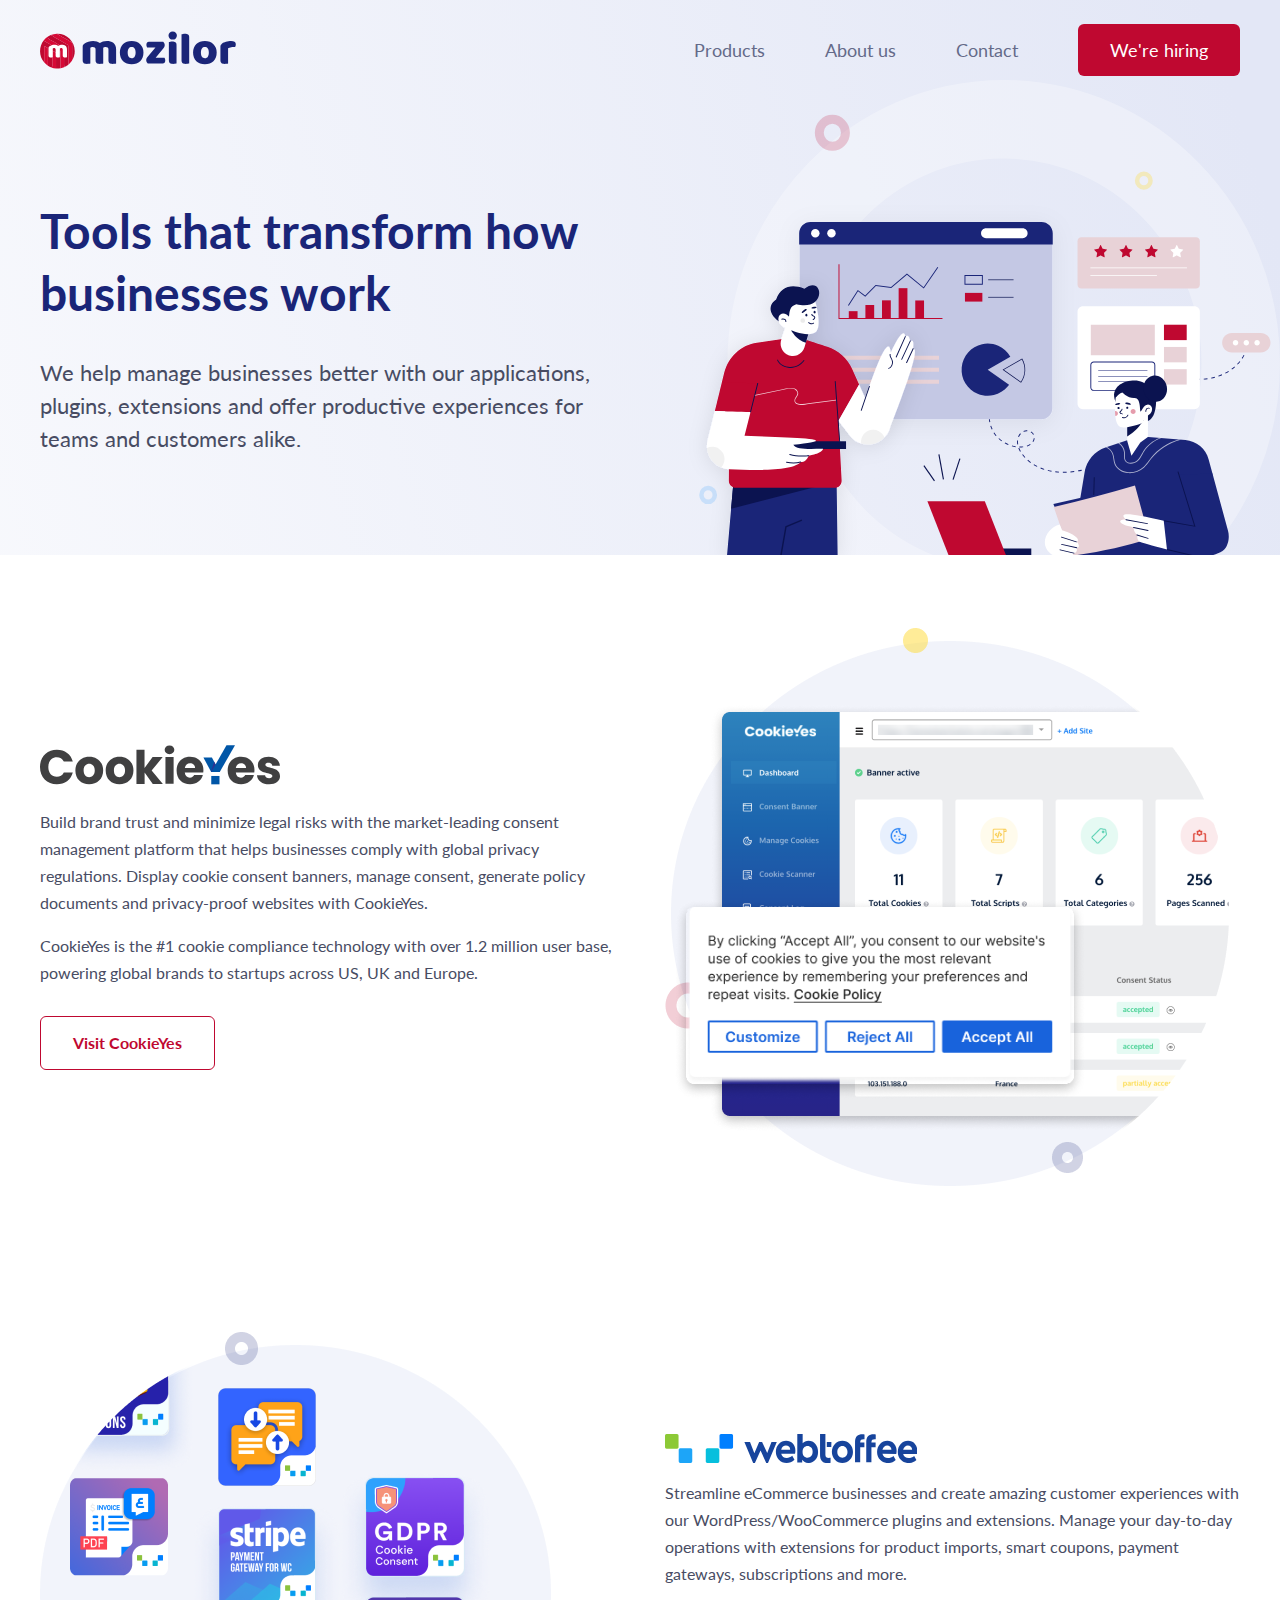
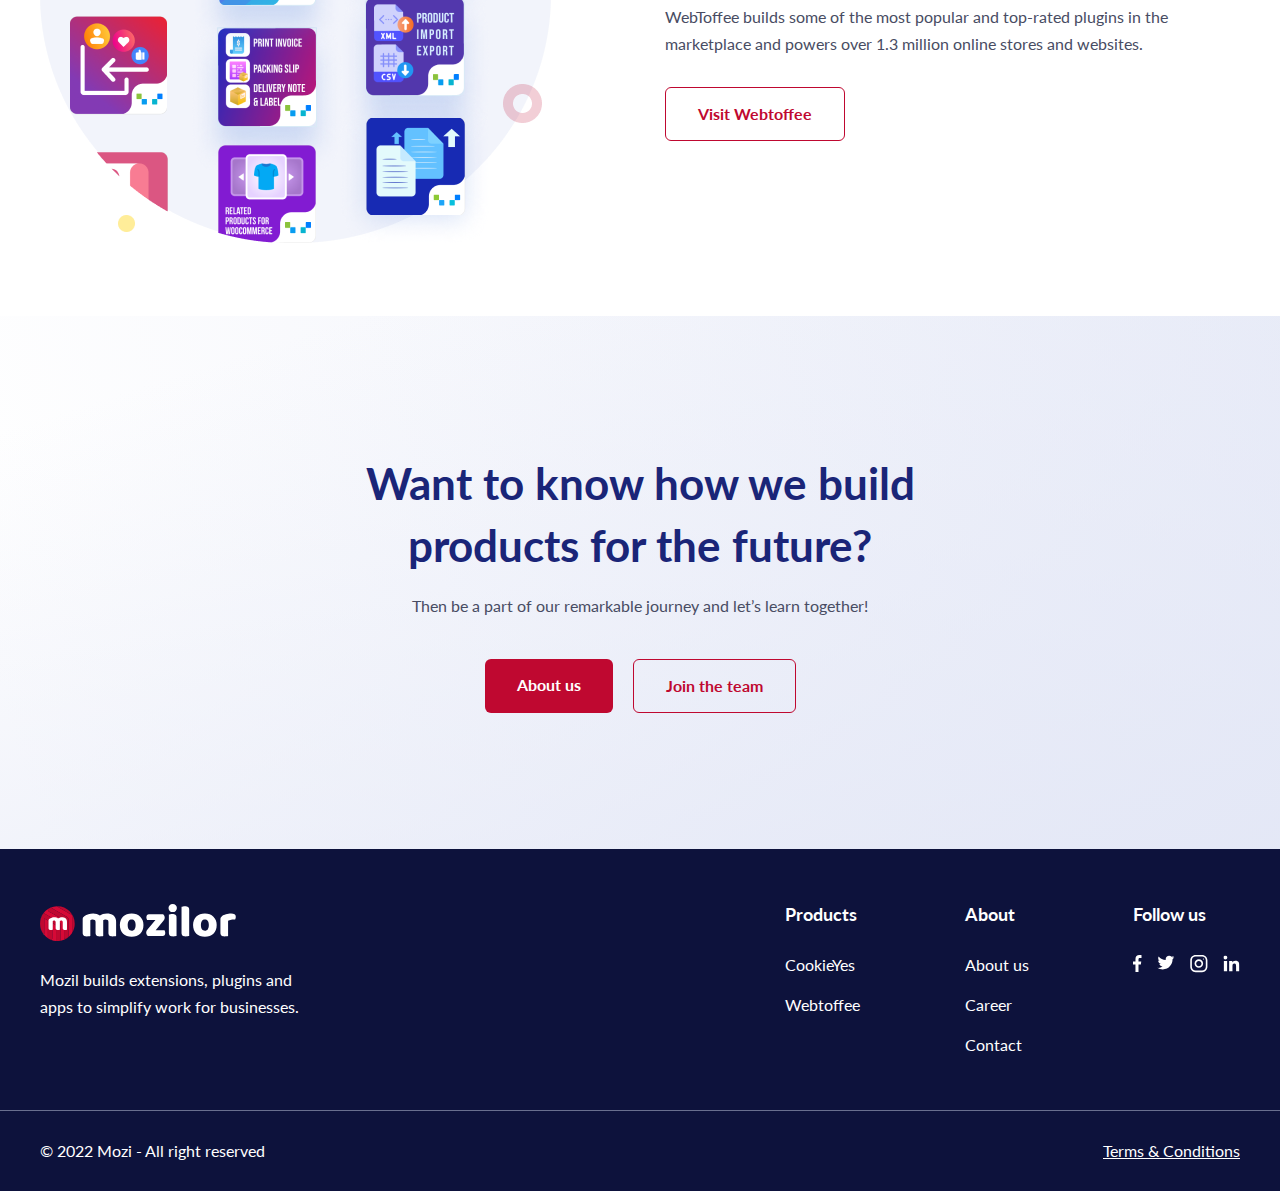
<file: products.html>
<!DOCTYPE html>
<html lang="en">

<head>
  <meta charset="UTF-8">
  <meta http-equiv="X-UA-Compatible" content="IE=edge">
  <meta name="viewport" content="width=device-width, initial-scale=1.0">
  <title>Index</title>
  <link rel="preconnect" href="https://fonts.googleapis.com">
  <link rel="preconnect" href="https://fonts.gstatic.com" crossorigin>
  <link href="https://fonts.googleapis.com/css2?family=Lato:wght@400;700&display=swap" rel="stylesheet">
  <link rel="stylesheet" href="./css/style.min.css">
</head>

<body class="body__products">
  <div class="hero__wrapper">

    <!-- Header -->
    <header>
    <!-- Navbar -->
    <nav>
        <div class="container">
            <div class="navbar">
                <div class="logo"> <a href="#"> <img src="../img/logo.svg" alt="logo"> </a> </div>
                <ul class="menu">
                    <li class="menu__item"><a href="#" class="menu__item-link" data-scroll>Products</a></li>
                    <li class="menu__item"><a href="#" class="menu__item-link" data-scroll>About us</a></li>
                    <li class="menu__item"><a href="#" class="menu__item-link" data-scroll>Contact</a></li>
                    <li class="menu__item"><a href="#" class="btn menu__item-link" data-scroll>We're hiring</a></li>
                </ul>
                <div class="burger">
                    <span></span>
                </div>
            </div>
        </div>
    </nav>
</header>

    <!-- Hero -->
    <section class="section__hero section__hero-products">
  <img src="./img/Hero__products.svg" alt="hero__img" class="hero__img">
  <div class="container">
    <div class="hero">
      <div class="hero__item">
        <h1 class="hero__item-title">Tools that transform how businesses work</h1>
        <h2 class="hero__item-text">We help manage businesses better with our applications, plugins, extensions and offer productive experiences for teams
        and customers alike.
        </h2>
      </div>
    </div>
  </div>
</section>

    <!-- Info3 -->
    <section class="section section__info section__info-products">
  <div class="container">
    <div class="info">
      <div class="info__item">
        <div class="info__item-logo"> <img src="../img/info__logo1.svg" alt="img"> </div>
        <h4 class="section__subtitle">Build brand trust and minimize legal risks with the market-leading consent management platform that helps businesses
        comply with global privacy regulations. Display cookie consent banners, manage consent, generate policy documents and
        privacy-proof websites with CookieYes.</h4>
        <h4 class="section__subtitle">CookieYes is the #1 cookie compliance technology with over 1.2 million user base, powering global brands to startups
        across US, UK and Europe.</h4>
        <a href="#" class="btn__outline info__btn">Visit CookieYes</a>
      </div>
      <div class="info__item">
        <img src="../img/info__image1.png" alt="img" class="info__img">
      </div>
    </div>
  </div>
</section>

    <!-- Info4 -->
    <section class="section section__info section__info-products">
  <div class="container">
    <div class="info info__reverse">
      <div class="info__item">
        <div class="info__item-logo"> <img src="../img/info__logo2.svg" alt="img"> </div>
        <h4 class="section__subtitle">Streamline eCommerce businesses and create amazing customer experiences with our WordPress/WooCommerce plugins and
        extensions. Manage your day-to-day operations with extensions for product imports, smart coupons, payment gateways,
        subscriptions and more.</h4>
        <h4 class="section__subtitle">WebToffee builds some of the most popular and top-rated plugins in the marketplace and powers over 1.3 million online
        stores and websites.</h4>
        <a href="#" class="btn__outline info__btn">Visit Webtoffee</a>
      </div>
      <div class="info__item">
        <img src="../img/info__image2.png" alt="img" class="info__img">
      </div>
    </div>
  </div>
</section>

    <!-- Question -->
    <section class="section section__question">
  <div class="container">
    <div class="question">
      <h3 class="section__title title__center">Want to know how we build
        products for the future?</h3>
      <h4 class="section__subtitle subtitle__center">Then be a part of our remarkable journey and let’s learn together!</h4>
      
      <div class="question__buttons">
        <a href="#" class="btn question__brn">About us</a>
        <a href="#" class="btn__outline question__brn">Join the team</a>
      </div>
    </div>
  </div>
</section>

  </div>

  <!-- Main Page -->
  <main>

  </main>

  <!-- Footer -->
  <footer>
    <div class="container">
        <div class="footer">
            <div class="footer__item">
                <a href="#" class="footer__logo"> <img src="../img/footer__logo.svg" alt="logo"></a>
                <p class="footer__text">Mozil builds extensions, plugins and apps to simplify work for businesses.</p>
            </div>
            <div class="footer__item">
                <div class="footer__lists">
                    <div class="footer__lists-item">
                        <div class="footer__list-title">Products</div>
                        <ul class="footer__list">
                            <li class="footer__list-item"><a href="" class="footer__list-item-link">CookieYes</a></li>
                            <li class="footer__list-item"><a href="" class="footer__list-item-link">Webtoffee</a></li>
                        </ul>
                    </div>

                    <div class="footer__lists-item">
                        <div class="footer__list-title">About</div>
                        <ul class="footer__list">
                            <li class="footer__list-item"><a href="" class="footer__list-item-link">About us</a></li>
                            <li class="footer__list-item"><a href="" class="footer__list-item-link">Career</a></li>
                            <li class="footer__list-item"><a href="" class="footer__list-item-link">Contact</a></li>
                        </ul>
                    </div>

                    <div class="footer__lists-item">
                        <div class="footer__list-title">Follow us</div>
                        <ul class="footer__social">
                            <li class="footer__social-item"><a href="" class="footer__social-link">
                                <svg width="9" height="18" viewBox="0 0 9 18" fill="none" xmlns="http://www.w3.org/2000/svg">
                                    <path
                                        d="M6.95282 2.89077H8.50569V0.186185C8.23779 0.14933 7.31641 0.0664062 6.24337 0.0664062C4.00443 0.0664062 2.4707 1.47469 2.4707 4.06304V6.44514H0V9.46867H2.4707V17.0764H5.49989V9.46937H7.87065L8.247 6.44585H5.49918V4.36284C5.49989 3.48895 5.73519 2.89077 6.95282 2.89077Z"
                                        fill="white" />
                                </svg>
                            </a></li>
                            <li class="footer__social-item"><a href="" class="footer__social-link">
                                <svg width="18" height="15" viewBox="0 0 18 15" fill="none" xmlns="http://www.w3.org/2000/svg">
                                    <path
                                        d="M17.2678 2.37425C16.6444 2.64768 15.9802 2.82892 15.2878 2.91692C16.0001 2.49158 16.5439 1.8232 16.7995 1.01758C16.1353 1.41358 15.402 1.6933 14.6204 1.84939C13.9898 1.17787 13.0909 0.761963 12.1103 0.761963C10.2079 0.761963 8.67624 2.30615 8.67624 4.1992C8.67624 4.47158 8.69929 4.73349 8.75586 4.98282C5.899 4.84349 3.3711 3.47425 1.67291 1.38844C1.37643 1.90282 1.20253 2.49158 1.20253 3.12539C1.20253 4.31549 1.81538 5.37044 2.72891 5.9812C2.17681 5.97073 1.63519 5.81044 1.17634 5.55796C1.17634 5.56844 1.17634 5.58206 1.17634 5.59568C1.17634 7.26558 2.36748 8.65263 3.92948 8.97215C3.64976 9.04863 3.34491 9.0853 3.02853 9.0853C2.80853 9.0853 2.58643 9.07272 2.37795 9.02663C2.82319 10.3875 4.08662 11.388 5.58891 11.4204C4.41976 12.335 2.93529 12.8861 1.32824 12.8861C1.04643 12.8861 0.776145 12.8735 0.505859 12.8389C2.02805 13.8205 3.83205 14.381 5.77748 14.381C12.1009 14.381 15.558 9.14292 15.558 4.60253C15.558 4.45063 15.5528 4.30396 15.5455 4.15834C16.2275 3.67434 16.8005 3.06987 17.2678 2.37425Z"
                                        fill="white" />
                                </svg>
                            </a></li>
                            <li class="footer__social-item"><a href="" class="footer__social-link">
                                <svg width="18" height="18" viewBox="0 0 18 18" fill="none" xmlns="http://www.w3.org/2000/svg">
                                    <path fill-rule="evenodd" clip-rule="evenodd"
                                        d="M5.62472 0H12.0533C15.0115 0 17.4104 2.39893 17.4104 5.35714V11.7857C17.4104 14.7439 15.0115 17.1429 12.0533 17.1429H5.62472C2.66651 17.1429 0.267578 14.7439 0.267578 11.7857V5.35714C0.267578 2.39893 2.66651 0 5.62472 0ZM12.0531 15.5357C14.1209 15.5357 15.8031 13.8536 15.8031 11.7857V5.35718C15.8031 3.28932 14.1209 1.60718 12.0531 1.60718H5.62451C3.55665 1.60718 1.87451 3.28932 1.87451 5.35718V11.7857C1.87451 13.8536 3.55665 15.5357 5.62451 15.5357H12.0531Z"
                                        fill="white" />
                                    <path fill-rule="evenodd" clip-rule="evenodd"
                                        d="M4.55273 8.5716C4.55273 6.20482 6.47166 4.28589 8.83845 4.28589C11.2052 4.28589 13.1242 6.20482 13.1242 8.5716C13.1242 10.9384 11.2052 12.8573 8.83845 12.8573C6.47166 12.8573 4.55273 10.9384 4.55273 8.5716ZM6.15967 8.57164C6.15967 10.0481 7.36181 11.2502 8.83824 11.2502C10.3147 11.2502 11.5168 10.0481 11.5168 8.57164C11.5168 7.09414 10.3147 5.89307 8.83824 5.89307C7.36181 5.89307 6.15967 7.09414 6.15967 8.57164Z"
                                        fill="white" />
                                    <circle cx="13.4461" cy="3.96414" r="0.571071" fill="white" />
                                </svg>
                            </a></li>
                            <li class="footer__social-item"><a href="" class="footer__social-link">
                                <svg width="17" height="17" viewBox="0 0 17 17" fill="none" xmlns="http://www.w3.org/2000/svg">
                                    <g clip-path="url(#clip0_11540_204)">
                                        <path
                                            d="M4.01709 16.5715H0.780099V5.93569H4.10958V16.5715H4.01709ZM2.35236 4.45592C1.33501 4.45592 0.410156 3.62356 0.410156 2.51373C0.410156 1.49639 1.24253 0.571533 2.35236 0.571533C3.36969 0.571533 4.29454 1.4039 4.29454 2.51373C4.29454 3.62356 3.46218 4.45592 2.35236 4.45592ZM16.4102 16.5715H13.0807V11.3923C13.0807 10.19 13.0807 8.61777 11.4159 8.61777C9.65872 8.61777 9.47374 9.91257 9.47374 11.2999V16.5715H6.14426V5.93569H9.28877V7.41547C9.7512 6.58309 10.7685 5.75072 12.4333 5.75072C15.7628 5.75072 16.4102 7.97037 16.4102 10.8374V16.5715Z"
                                            fill="white" />
                                    </g>
                                    <defs>
                                        <clipPath id="clip0_11540_204">
                                            <rect width="16" height="16" fill="white" transform="translate(0.410156 0.571533)" />
                                        </clipPath>
                                    </defs>
                                </svg>
                            </a></li>
                        </ul>
                    </div>
                </div>
            </div>
        </div>
    </div>

    <div class="footer__copyright">
        <div class="container">
            <div class="footer__copy">
                <div class="footer__copy-item">© 2022 Mozi - All right reserved</div>
                <div class="footer__copy-item">
                    <a href="#">Terms & Conditions</a>
                </div>
            </div>
        </div>
    </div>
</footer>

</body>

<script src="./js/scripts.min.js"></script>

</html>
</file>
<file: css/style.min.css>
*{padding:0;margin:0;border:0;font-family:Lato,sans-serif}*,:after,:before{-webkit-box-sizing:border-box;box-sizing:border-box}aside,footer,header,nav,section{display:block}body{line-height:1;-ms-text-size-adjust:100%;-moz-text-size-adjust:100%;-webkit-text-size-adjust:100%}input::-ms-clear{display:none}button{cursor:pointer}button::-moz-focus-inner{padding:0;border:0}a,a:visited{text-decoration:none}a:hover{text-decoration:none}ul li{list-style:none}img{vertical-align:top}h1,h2,h3,h4,h5,h6{font-weight:inherit;font-size:inherit}.container{max-width:1240px;width:100%;margin:0 auto;padding:0 20px}body.locked{overflow:hidden}.btn{background:#bf0830;padding:14px 32px;color:#fff;border-radius:6px;font-size:16px;line-height:150%;font-weight:700;display:inline-block}.btn:hover{background:#d40a36;-webkit-transition:.3s all ease;-o-transition:.3s all ease;transition:.3s all ease}.btn__outline{padding:14px 32px;border-radius:6px;font-size:16px;line-height:150%;font-weight:700;display:inline-block;border:1px solid #bf0830;color:#bf0830}.btn__outline:hover{color:#fff;background:#bf0830;-webkit-transition:.3s all ease;-o-transition:.3s all ease;transition:.3s all ease}.section__title{font-style:normal;font-weight:700;font-size:44px;line-height:62px;color:#1a2578}.section__title.title__center{text-align:center}.section__title span{color:#bf0830}.section__subtitle{font-style:normal;font-weight:400;font-size:16px;line-height:27px;color:#484c63;margin-top:16px}.section__subtitle.subtitle__center{text-align:center}.about__wrapper{background:-o-linear-gradient(181.48deg,#e3e7f6 -52.27%,rgba(227,231,246,0) 138.23%);background:linear-gradient(268.52deg,#e3e7f6 -52.27%,rgba(227,231,246,0) 138.23%)}@-webkit-keyframes fade{0%{opacity:0}100%{opacity:1}}@keyframes fade{0%{opacity:0}100%{opacity:1}}nav{overflow:hidden;padding:24px 0}.fixed__nav{position:fixed;left:0;right:0;top:0;background:#fff;z-index:111;padding:15px 0;-webkit-transition:.3s all ease;-o-transition:.3s all ease;transition:.3s all ease}.navbar{display:-webkit-box;display:-ms-flexbox;display:flex;width:100%;-webkit-box-pack:justify;-ms-flex-pack:justify;justify-content:space-between;-webkit-box-align:center;-ms-flex-align:center;align-items:center}.menu{display:-webkit-box;display:-ms-flexbox;display:flex;-webkit-box-align:center;-ms-flex-align:center;align-items:center}.menu__item{margin-left:60px}.menu__item:last-child .menu__item-link{color:#fff}.menu__item-link{color:#646a89;font-style:normal;font-weight:400;font-size:18px;line-height:24px}.menu__item-link:hover{color:#bf0830;-webkit-transition:.3s all ease;-o-transition:.3s all ease;transition:.3s all ease}.burger{display:none;cursor:pointer}.hero__wrapper{background:-o-linear-gradient(197.09deg,#e3e7f6 3.68%,rgba(227,231,246,0) 97.82%);background:linear-gradient(252.91deg,#e3e7f6 3.68%,rgba(227,231,246,0) 97.82%)}.section__hero{padding:129px 0 210px 0;position:relative}.section__hero .hero__img{position:absolute;bottom:0;right:75px}.section__hero.section__hero-about{padding-top:170px;padding-bottom:150px}.section__hero.section__hero-about .hero__img{right:120px}.section__hero.section__hero-about{padding-top:189px;padding-bottom:212px}.section__hero.section__hero-about .hero__img{right:120px}.section__hero.section__hero-about .hero__item{max-width:400px}.hero{display:-webkit-box;display:-ms-flexbox;display:flex;gap:30px}.hero__item{-webkit-box-flex:0;-ms-flex:0 1 50%;flex:0 1 50%}.hero__item-title{font-style:normal;font-weight:700;font-size:48px;line-height:62px;color:#1a2578}.hero__item-title span{color:#bf0830}.hero__item-text{font-style:normal;font-weight:400;font-size:22px;line-height:33px;color:#484c63;margin-top:32px}.hero__item-buttons{margin-top:20px}.hero__btn{margin-top:20px}.hero__btn:last-child{margin-left:16px}.section__brands{padding:101px 0 128px 0;border-bottom:1px solid rgba(197,203,226,.5)}.body__about .section__brands{border-bottom:none}.section__title-brands{font-size:36px;line-height:57px}.brands{display:-webkit-box;display:-ms-flexbox;display:flex;-webkit-box-pack:justify;-ms-flex-pack:justify;justify-content:space-between;-webkit-box-align:center;-ms-flex-align:center;align-items:center;margin-top:60px}.brands__item{margin-top:20px}.section__info{padding:73px 0;background:-o-linear-gradient(181.48deg,#e3e7f6 -52.27%,rgba(227,231,246,0) 138.23%);background:linear-gradient(268.52deg,#e3e7f6 -52.27%,rgba(227,231,246,0) 138.23%)}.section__info.section__info-products{background:#fff}.section__info.section__info-about{background:0 0}.info{display:-webkit-box;display:-ms-flexbox;display:flex;-webkit-box-pack:justify;-ms-flex-pack:justify;justify-content:space-between;-webkit-box-align:center;-ms-flex-align:center;align-items:center;gap:50px}.info.info__reverse{-webkit-box-orient:horizontal;-webkit-box-direction:reverse;-ms-flex-direction:row-reverse;flex-direction:row-reverse}.info__item{-webkit-box-flex:0;-ms-flex:0 1 50%;flex:0 1 50%}.info__btn{margin-top:30px}.info__btn.info__btn-relative{position:relative}.info__btn.info__btn-relative .button__img{position:absolute;right:-60%;bottom:-130%;pointer-events:none}footer{background:#0d123c}.footer{display:-webkit-box;display:-ms-flexbox;display:flex;-webkit-box-pack:justify;-ms-flex-pack:justify;justify-content:space-between;padding:55px 0}.footer__item{-webkit-box-flex:0;-ms-flex:0 1 50%;flex:0 1 50%}.footer__text{font-style:normal;font-weight:400;font-size:16px;line-height:27px;color:#fff;margin-top:25px;max-width:287px}.footer__lists{display:-webkit-box;display:-ms-flexbox;display:flex;-webkit-box-pack:justify;-ms-flex-pack:justify;justify-content:space-between;max-width:455px;margin-left:auto}.footer__list-title{font-size:normal;font-weight:700;font-size:18px;line-height:21px;color:#fff;margin-bottom:30px}.footer__list{margin-top:30px}.footer__list-item{margin-top:20px}.footer__list-item-link{font-style:normal;font-weight:400;font-size:16px;line-height:20px;color:#fff}.footer__list-item-link:hover{color:#bf0830;-webkit-transition:.3s all ease;-o-transition:.3s all ease;transition:.3s all ease}.footer__social{display:-webkit-box;display:-ms-flexbox;display:flex;margin-top:30px;gap:15px}.footer__social-link:hover path{fill:#bf0830;-webkit-transition:.3s all ease;-o-transition:.3s all ease;transition:.3s all ease}.footer__copyright{padding:30px 0;border-top:1px solid rgba(197,203,226,.5)}.footer__copy{display:-webkit-box;display:-ms-flexbox;display:flex;-webkit-box-pack:justify;-ms-flex-pack:justify;justify-content:space-between}.footer__copy-item{font-style:normal;font-weight:400;font-size:16px;line-height:20px;color:#fff}.footer__copy-item a{font-style:normal;font-weight:400;font-size:16px;line-height:20px;color:#fff;text-decoration:underline}.section__question{padding:136px 0;background:-o-linear-gradient(107.88deg,#e3e7f6 -6.53%,rgba(227,231,246,0) 87.81%);background:linear-gradient(342.12deg,#e3e7f6 -6.53%,rgba(227,231,246,0) 87.81%)}.section.section__question-career .question{max-width:750px;width:100%}.question{max-width:600px;margin:0 auto}.question__buttons{display:-webkit-box;display:-ms-flexbox;display:flex;-webkit-box-pack:center;-ms-flex-pack:center;justify-content:center;gap:20px}.question__brn{margin-top:40px}.section__pluses{padding-top:65px;padding-bottom:20px}.pluses{display:-webkit-box;display:-ms-flexbox;display:flex;-ms-flex-wrap:wrap;flex-wrap:wrap;gap:36px;margin-top:96px}.pluses__item{padding:40px;background:#fff;-webkit-box-shadow:0 0 8px rgba(22,23,72,.07),0 25px 35px rgba(22,23,72,.05);box-shadow:0 0 8px rgba(22,23,72,.07),0 25px 35px rgba(22,23,72,.05);border-radius:8px;display:-webkit-box;display:-ms-flexbox;display:flex;-webkit-box-flex:1;-ms-flex:1 0 345px;flex:1 0 345px;-webkit-box-orient:vertical;-webkit-box-direction:normal;-ms-flex-direction:column;flex-direction:column}.pluses__item-title{font-style:normal;font-weight:700;font-size:28px;line-height:31px;display:-webkit-box;display:-ms-flexbox;display:flex;-webkit-box-align:center;-ms-flex-align:center;align-items:center;color:#3a3a3c}.pluses__item-title .plus__icon{margin-right:10px}.pluses__item-text{font-style:normal;font-weight:400;font-size:16px;line-height:27px;color:#484c63;margin-top:32px}.section__products{padding:106px 0}.products{display:-webkit-box;display:-ms-flexbox;display:flex;gap:32px;-webkit-box-pack:center;-ms-flex-pack:center;justify-content:center}.products__item{-webkit-box-flex:0;-ms-flex:0 1 50%;flex:0 1 50%;-webkit-box-shadow:0 0 8px rgba(22,23,72,.07),0 25px 35px rgba(22,23,72,.08);box-shadow:0 0 8px rgba(22,23,72,.07),0 25px 35px rgba(22,23,72,.08);border-radius:8px;margin-top:97px;display:-webkit-box;display:-ms-flexbox;display:flex;-webkit-box-orient:vertical;-webkit-box-direction:normal;-ms-flex-direction:column;flex-direction:column}.products__item-text{font-style:normal;font-weight:400;font-size:24px;line-height:31px;display:-webkit-box;display:-ms-flexbox;display:flex;-webkit-box-align:center;-ms-flex-align:center;align-items:center;color:#3a3a3c;margin-top:40px}.products__item-btn{display:-webkit-inline-box;display:-ms-inline-flexbox;display:inline-flex;padding:15px 24px;border:1px solid #bf0830;border-radius:6px;gap:8px;margin-top:32px}.products__item-btn:hover{background:#bf0830;-webkit-transition:.3s all ease;-o-transition:.3s all ease;transition:.3s all ease}.products__item-btn:hover span{color:#fff;-webkit-transition:.3s all ease;-o-transition:.3s all ease;transition:.3s all ease}.products__item-btn:hover path{stroke:#fff;-webkit-transition:.3s all ease;-o-transition:.3s all ease;transition:.3s all ease}.products__item-btn span{font-style:normal;font-weight:700;font-size:14px;display:-webkit-box;display:-ms-flexbox;display:flex;-webkit-box-align:center;-ms-flex-align:center;align-items:center;letter-spacing:.005em;color:#bf0830}.product__item-content{padding:62px 62px 0 62px}.product__item-footer{padding:0 10px;margin-top:auto}.product__item-footer img{max-width:100%;width:100%;height:auto}.section__innovation{padding-top:120px;padding-bottom:30px}.swiper__innovation{margin-top:70px}.swiper__innovation .swiper-slide{-webkit-box-shadow:0 0 8px rgba(22,23,72,.07),0 25px 35px rgba(22,23,72,.05);box-shadow:0 0 8px rgba(22,23,72,.07),0 25px 35px rgba(22,23,72,.05);border-radius:8px;display:-webkit-box;display:-ms-flexbox;display:flex;height:100%;-webkit-box-pack:center;-ms-flex-pack:center;justify-content:center;-webkit-box-align:center;-ms-flex-align:center;align-items:center;height:119px}.swiper-wrapper{display:-webkit-box;display:-ms-flexbox;display:flex;padding:45px 0;-webkit-box-align:center;-ms-flex-align:center;align-items:center}.swiper__arrows{display:-webkit-box;display:-ms-flexbox;display:flex;-webkit-box-align:center;-ms-flex-align:center;align-items:center}.swiper__arrow{background:0 0;display:-webkit-box;display:-ms-flexbox;display:flex}.swiper__arrow.swiper-button-disabled svg{opacity:.7}.swiper__arrow-next{-webkit-transform:rotate(180deg);-ms-transform:rotate(180deg);transform:rotate(180deg);margin-left:15px}.section__stats{padding-top:20px;padding-bottom:83px}.stats{display:-webkit-box;display:-ms-flexbox;display:flex;-webkit-box-pack:center;-ms-flex-pack:center;justify-content:center;gap:32px}.stats__item{-webkit-box-flex:0;-ms-flex:0 1 320px;flex:0 1 320px;-webkit-box-shadow:0 0 8px rgba(22,23,72,.07),0 25px 35px rgba(22,23,72,.05);box-shadow:0 0 8px rgba(22,23,72,.07),0 25px 35px rgba(22,23,72,.05);border-radius:8px;padding-top:53px;display:-webkit-box;display:-ms-flexbox;display:flex;-webkit-box-orient:vertical;-webkit-box-direction:normal;-ms-flex-direction:column;flex-direction:column}.stats__item-title{font-style:normal;font-weight:700;font-size:56px;line-height:62px;color:#1a2578;text-align:center}.stats__item-subtitle{font-style:normal;font-weight:400;font-size:22px;line-height:33px;text-align:center;color:#484c63;margin-top:18px;margin-bottom:12px}.stats__item-img{margin-top:auto}.stats__item-img img{max-width:100%;width:100%;height:auto}.section__photos{background:-o-linear-gradient(179.24deg,#e3e7f6 -55.5%,rgba(227,231,246,0) 145.36%);background:linear-gradient(270.76deg,#e3e7f6 -55.5%,rgba(227,231,246,0) 145.36%);padding:58px 0}.photos{display:-webkit-box;display:-ms-flexbox;display:flex;-ms-flex-wrap:wrap;flex-wrap:wrap;-webkit-box-pack:justify;-ms-flex-pack:justify;justify-content:space-between}.photos__item{-webkit-box-flex:0;-ms-flex:0 1 540px;flex:0 1 540px}.photos__item:last-child{display:-webkit-box;display:-ms-flexbox;display:flex}.photos__item:last-child img{display:-webkit-box;display:-ms-flexbox;display:flex;margin-top:auto}.photos__item:nth-child(2){margin-bottom:50px}.photos__item-text{max-width:322px}.photos__item-text .section__title{max-width:150px}.photos__item:first-child{display:-webkit-box;display:-ms-flexbox;display:flex;-webkit-box-align:center;-ms-flex-align:center;align-items:center}.section__recommendations{padding-top:56px;padding-bottom:60px}.recommendations{background:#f7f8ff;-webkit-box-shadow:0 0 8px rgba(22,23,72,.07),0 25px 35px rgba(22,23,72,.05);box-shadow:0 0 8px rgba(22,23,72,.07),0 25px 35px rgba(22,23,72,.05);border-radius:8px;padding:35px 100px 35px 70px;display:-webkit-box;display:-ms-flexbox;display:flex}.recommendations__item-title{font-style:normal;font-weight:400;font-size:36px;line-height:48px;display:-webkit-box;display:-ms-flexbox;display:flex;-webkit-box-align:center;-ms-flex-align:center;align-items:center;color:#1a2578;margin-left:27px}.recommendations__item-rating{display:-webkit-box;display:-ms-flexbox;display:flex;-webkit-box-align:center;-ms-flex-align:center;align-items:center;margin-top:5px}.recommendations__item-rating--num{font-style:normal;font-weight:700;font-size:36px;line-height:62px;display:-webkit-box;display:-ms-flexbox;display:flex;-webkit-box-align:center;-ms-flex-align:center;align-items:center;color:#000;margin-right:7px}.recommendations__item-rating--stars{display:-webkit-box;display:-ms-flexbox;display:flex}.recommendations__item-link{display:-webkit-box;display:-ms-flexbox;display:flex;margin-top:5px;font-style:normal;font-weight:700;font-size:18px;line-height:24px;-webkit-text-decoration-line:underline;text-decoration-line:underline;color:#484c63;-webkit-box-align:center;-ms-flex-align:center;align-items:center}.recommendations__item-link svg{-webkit-transform:rotate(-180deg);-ms-transform:rotate(-180deg);transform:rotate(-180deg);margin-left:7px}.first__item{display:-webkit-box;display:-ms-flexbox;display:flex;-webkit-box-align:center;-ms-flex-align:center;align-items:center;-webkit-box-flex:0;-ms-flex:0 1 65%;flex:0 1 65%}.second__item{display:-webkit-box;display:-ms-flexbox;display:flex;-webkit-box-orient:vertical;-webkit-box-direction:normal;-ms-flex-direction:column;flex-direction:column;-webkit-box-align:end;-ms-flex-align:end;align-items:flex-end;-webkit-box-flex:0;-ms-flex:0 1 35%;flex:0 1 35%}.section__jobs{padding:60px 0}.jobs{margin-top:100px}.jobs__item{margin-top:30px;-webkit-box-shadow:0 0 8px rgba(22,23,72,.07),0 17px 35px rgba(22,23,72,.05);box-shadow:0 0 8px rgba(22,23,72,.07),0 17px 35px rgba(22,23,72,.05);border-radius:8px;padding:35px 60px;display:-webkit-box;display:-ms-flexbox;display:flex;-webkit-box-pack:justify;-ms-flex-pack:justify;justify-content:space-between;-webkit-box-align:center;-ms-flex-align:center;align-items:center}.jobs__title{font-style:normal;font-weight:400;font-size:28px;line-height:27px;color:#484c63}.jobs__info{display:-webkit-box;display:-ms-flexbox;display:flex;margin-top:24px;gap:20px}.jobs__info-item{display:-webkit-box;display:-ms-flexbox;display:flex;-webkit-box-align:center;-ms-flex-align:center;align-items:center}.jobs__info-icon{margin-right:5px}.jobs__info-text{font-style:normal;font-weight:400;font-size:20px;line-height:27px;color:#8f90a6}.more__btn{display:-webkit-box;display:-ms-flexbox;display:flex;-webkit-box-pack:center;-ms-flex-pack:center;justify-content:center;margin-top:68px}.section__contacts{padding-top:114px;padding-bottom:138px}.contacts{display:-webkit-box;display:-ms-flexbox;display:flex;-webkit-box-pack:justify;-ms-flex-pack:justify;justify-content:space-between;gap:122px}.contacts__item{display:-webkit-box;display:-ms-flexbox;display:flex;-webkit-box-orient:vertical;-webkit-box-direction:normal;-ms-flex-direction:column;flex-direction:column;-webkit-box-flex:0;-ms-flex:0 1 50%;flex:0 1 50%}.contacts__form{display:-webkit-box;display:-ms-flexbox;display:flex;-webkit-box-orient:vertical;-webkit-box-direction:normal;-ms-flex-direction:column;flex-direction:column;width:100%;-webkit-box-shadow:0 0 8px rgba(22,23,72,.07),0 25px 35px rgba(22,23,72,.05);box-shadow:0 0 8px rgba(22,23,72,.07),0 25px 35px rgba(22,23,72,.05);border-radius:8px;padding:40px}.contacts__form-label{font-style:normal;font-weight:400;font-size:16px;line-height:150%;display:-webkit-box;display:-ms-flexbox;display:flex;-webkit-box-orient:vertical;-webkit-box-direction:normal;-ms-flex-direction:column;flex-direction:column;letter-spacing:.005em;color:#8f90a6;margin-bottom:30px}.contacts__form-input{background:#fff;border:1px solid #e3e7f6;border-radius:6px;padding:10px 15px;margin-top:6px}.contacts__form-input:focus{outline:1px solid #484c63}.contacts__form-textares{background:#fff;border:1px solid #e3e7f6;border-radius:6px;padding:10px 15px;margin-top:6px;resize:none;min-height:148px;width:100%;height:100%;display:-webkit-box;display:-ms-flexbox;display:flex}.contacts__form-textares:focus{outline:1px solid #484c63}.contacts__places{display:-webkit-box;display:-ms-flexbox;display:flex;-webkit-box-orient:vertical;-webkit-box-direction:normal;-ms-flex-direction:column;flex-direction:column;max-width:255px;margin-top:auto}.contacts__place{margin-top:72px}.contacts__place-title{display:-webkit-box;display:-ms-flexbox;display:flex;-webkit-box-align:center;-ms-flex-align:center;align-items:center;font-style:normal;font-weight:700;font-size:18px;line-height:150%;letter-spacing:.005em;color:#000}.contacts__place-title img{margin-right:20px}.contacts__place-location{font-style:normal;font-weight:400;font-size:16px;line-height:150%;display:-webkit-box;display:-ms-flexbox;display:flex;-webkit-box-align:center;-ms-flex-align:center;align-items:center;letter-spacing:.005em;color:#000;margin-top:25px}@font-face{font-family:swiper-icons;src:url("data:application/font-woff;charset=utf-8;base64, [base64]//wADZ2x5ZgAAAywAAADMAAAD2MHtryVoZWFkAAABbAAAADAAAAA2E2+eoWhoZWEAAAGcAAAAHwAAACQC9gDzaG10eAAAAigAAAAZAAAArgJkABFsb2NhAAAC0AAAAFoAAABaFQAUGG1heHAAAAG8AAAAHwAAACAAcABAbmFtZQAAA/gAAAE5AAACXvFdBwlwb3N0AAAFNAAAAGIAAACE5s74hXjaY2BkYGAAYpf5Hu/j+W2+MnAzMYDAzaX6QjD6/4//Bxj5GA8AuRwMYGkAPywL13jaY2BkYGA88P8Agx4j+/8fQDYfA1AEBWgDAIB2BOoAeNpjYGRgYNBh4GdgYgABEMnIABJzYNADCQAACWgAsQB42mNgYfzCOIGBlYGB0YcxjYGBwR1Kf2WQZGhhYGBiYGVmgAFGBiQQkOaawtDAoMBQxXjg/wEGPcYDDA4wNUA2CCgwsAAAO4EL6gAAeNpj2M0gyAACqxgGNWBkZ2D4/wMA+xkDdgAAAHjaY2BgYGaAYBkGRgYQiAHyGMF8FgYHIM3DwMHABGQrMOgyWDLEM1T9/w8UBfEMgLzE////P/5//f/V/xv+r4eaAAeMbAxwIUYmIMHEgKYAYjUcsDAwsLKxc3BycfPw8jEQA/[base64]/uznmfPFBNODM2K7MTQ45YEAZqGP81AmGGcF3iPqOop0r1SPTaTbVkfUe4HXj97wYE+yNwWYxwWu4v1ugWHgo3S1XdZEVqWM7ET0cfnLGxWfkgR42o2PvWrDMBSFj/IHLaF0zKjRgdiVMwScNRAoWUoH78Y2icB/yIY09An6AH2Bdu/UB+yxopYshQiEvnvu0dURgDt8QeC8PDw7Fpji3fEA4z/PEJ6YOB5hKh4dj3EvXhxPqH/SKUY3rJ7srZ4FZnh1PMAtPhwP6fl2PMJMPDgeQ4rY8YT6Gzao0eAEA409DuggmTnFnOcSCiEiLMgxCiTI6Cq5DZUd3Qmp10vO0LaLTd2cjN4fOumlc7lUYbSQcZFkutRG7g6JKZKy0RmdLY680CDnEJ+UMkpFFe1RN7nxdVpXrC4aTtnaurOnYercZg2YVmLN/d/gczfEimrE/fs/bOuq29Zmn8tloORaXgZgGa78yO9/cnXm2BpaGvq25Dv9S4E9+5SIc9PqupJKhYFSSl47+Qcr1mYNAAAAeNptw0cKwkAAAMDZJA8Q7OUJvkLsPfZ6zFVERPy8qHh2YER+3i/BP83vIBLLySsoKimrqKqpa2hp6+jq6RsYGhmbmJqZSy0sraxtbO3sHRydnEMU4uR6yx7JJXveP7WrDycAAAAAAAH//wACeNpjYGRgYOABYhkgZgJCZgZNBkYGLQZtIJsFLMYAAAw3ALgAeNolizEKgDAQBCchRbC2sFER0YD6qVQiBCv/H9ezGI6Z5XBAw8CBK/m5iQQVauVbXLnOrMZv2oLdKFa8Pjuru2hJzGabmOSLzNMzvutpB3N42mNgZGBg4GKQYzBhYMxJLMlj4GBgAYow/P/PAJJhLM6sSoWKfWCAAwDAjgbRAAB42mNgYGBkAIIbCZo5IPrmUn0hGA0AO8EFTQAA");font-weight:400;font-style:normal}:root{--swiper-theme-color:#007aff}.swiper{margin-left:auto;margin-right:auto;position:relative;overflow:hidden;list-style:none;padding:0;z-index:1}.swiper-vertical>.swiper-wrapper{-webkit-box-orient:vertical;-webkit-box-direction:normal;-ms-flex-direction:column;flex-direction:column}.swiper-wrapper{position:relative;width:100%;height:100%;z-index:1;display:-webkit-box;display:-ms-flexbox;display:flex;-webkit-transition-property:-webkit-transform;transition-property:-webkit-transform;-o-transition-property:transform;transition-property:transform;transition-property:transform,-webkit-transform;-webkit-box-sizing:content-box;box-sizing:content-box}.swiper-android .swiper-slide,.swiper-wrapper{-webkit-transform:translate3d(0,0,0);transform:translate3d(0,0,0)}.swiper-pointer-events{-ms-touch-action:pan-y;touch-action:pan-y}.swiper-pointer-events.swiper-vertical{-ms-touch-action:pan-x;touch-action:pan-x}.swiper-slide{-ms-flex-negative:0;flex-shrink:0;width:100%;height:100%;position:relative;-webkit-transition-property:-webkit-transform;transition-property:-webkit-transform;-o-transition-property:transform;transition-property:transform;transition-property:transform,-webkit-transform}.swiper-slide-invisible-blank{visibility:hidden}.swiper-autoheight,.swiper-autoheight .swiper-slide{height:auto}.swiper-autoheight .swiper-wrapper{-webkit-box-align:start;-ms-flex-align:start;align-items:flex-start;-webkit-transition-property:height,-webkit-transform;transition-property:height,-webkit-transform;-o-transition-property:transform,height;transition-property:transform,height;transition-property:transform,height,-webkit-transform}.swiper-3d,.swiper-3d.swiper-css-mode .swiper-wrapper{-webkit-perspective:1200px;perspective:1200px}.swiper-3d .swiper-cube-shadow,.swiper-3d .swiper-slide,.swiper-3d .swiper-slide-shadow,.swiper-3d .swiper-slide-shadow-bottom,.swiper-3d .swiper-slide-shadow-left,.swiper-3d .swiper-slide-shadow-right,.swiper-3d .swiper-slide-shadow-top,.swiper-3d .swiper-wrapper{-webkit-transform-style:preserve-3d;transform-style:preserve-3d}.swiper-3d .swiper-slide-shadow,.swiper-3d .swiper-slide-shadow-bottom,.swiper-3d .swiper-slide-shadow-left,.swiper-3d .swiper-slide-shadow-right,.swiper-3d .swiper-slide-shadow-top{position:absolute;left:0;top:0;width:100%;height:100%;pointer-events:none;z-index:10}.swiper-3d .swiper-slide-shadow{background:rgba(0,0,0,.15)}.swiper-3d .swiper-slide-shadow-left{background-image:-webkit-gradient(linear,right top,left top,from(rgba(0,0,0,.5)),to(rgba(0,0,0,0)));background-image:-o-linear-gradient(right,rgba(0,0,0,.5),rgba(0,0,0,0));background-image:linear-gradient(to left,rgba(0,0,0,.5),rgba(0,0,0,0))}.swiper-3d .swiper-slide-shadow-right{background-image:-webkit-gradient(linear,left top,right top,from(rgba(0,0,0,.5)),to(rgba(0,0,0,0)));background-image:-o-linear-gradient(left,rgba(0,0,0,.5),rgba(0,0,0,0));background-image:linear-gradient(to right,rgba(0,0,0,.5),rgba(0,0,0,0))}.swiper-3d .swiper-slide-shadow-top{background-image:-webkit-gradient(linear,left bottom,left top,from(rgba(0,0,0,.5)),to(rgba(0,0,0,0)));background-image:-o-linear-gradient(bottom,rgba(0,0,0,.5),rgba(0,0,0,0));background-image:linear-gradient(to top,rgba(0,0,0,.5),rgba(0,0,0,0))}.swiper-3d .swiper-slide-shadow-bottom{background-image:-webkit-gradient(linear,left top,left bottom,from(rgba(0,0,0,.5)),to(rgba(0,0,0,0)));background-image:-o-linear-gradient(top,rgba(0,0,0,.5),rgba(0,0,0,0));background-image:linear-gradient(to bottom,rgba(0,0,0,.5),rgba(0,0,0,0))}.swiper-css-mode>.swiper-wrapper{overflow:auto;scrollbar-width:none;-ms-overflow-style:none}.swiper-css-mode>.swiper-wrapper::-webkit-scrollbar{display:none}.swiper-css-mode>.swiper-wrapper>.swiper-slide{scroll-snap-align:start start}.swiper-horizontal.swiper-css-mode>.swiper-wrapper{-ms-scroll-snap-type:x mandatory;scroll-snap-type:x mandatory}.swiper-vertical.swiper-css-mode>.swiper-wrapper{-ms-scroll-snap-type:y mandatory;scroll-snap-type:y mandatory}.swiper-centered>.swiper-wrapper::before{content:"";-ms-flex-negative:0;flex-shrink:0;-webkit-box-ordinal-group:10000;-ms-flex-order:9999;order:9999}.swiper-centered.swiper-horizontal>.swiper-wrapper>.swiper-slide:first-child{-webkit-margin-start:var(--swiper-centered-offset-before);margin-inline-start:var(--swiper-centered-offset-before)}.swiper-centered.swiper-horizontal>.swiper-wrapper::before{height:100%;min-height:1px;width:var(--swiper-centered-offset-after)}.swiper-centered.swiper-vertical>.swiper-wrapper>.swiper-slide:first-child{-webkit-margin-before:var(--swiper-centered-offset-before);margin-block-start:var(--swiper-centered-offset-before)}.swiper-centered.swiper-vertical>.swiper-wrapper::before{width:100%;min-width:1px;height:var(--swiper-centered-offset-after)}.swiper-centered>.swiper-wrapper>.swiper-slide{scroll-snap-align:center center}.swiper-virtual.swiper-css-mode .swiper-wrapper::after{content:"";position:absolute;left:0;top:0;pointer-events:none}.swiper-virtual.swiper-css-mode.swiper-horizontal .swiper-wrapper::after{height:1px;width:var(--swiper-virtual-size)}.swiper-virtual.swiper-css-mode.swiper-vertical .swiper-wrapper::after{width:1px;height:var(--swiper-virtual-size)}:root{--swiper-navigation-size:44px}.swiper-button-next,.swiper-button-prev{position:absolute;top:50%;width:calc(var(--swiper-navigation-size)/ 44 * 27);height:var(--swiper-navigation-size);margin-top:calc(0px - var(--swiper-navigation-size)/ 2);z-index:10;cursor:pointer;display:-webkit-box;display:-ms-flexbox;display:flex;-webkit-box-align:center;-ms-flex-align:center;align-items:center;-webkit-box-pack:center;-ms-flex-pack:center;justify-content:center;color:var(--swiper-navigation-color,var(--swiper-theme-color))}.swiper-button-next.swiper-button-disabled,.swiper-button-prev.swiper-button-disabled{opacity:.35;cursor:auto;pointer-events:none}.swiper-button-next:after,.swiper-button-prev:after{font-family:swiper-icons;font-size:var(--swiper-navigation-size);text-transform:none!important;letter-spacing:0;text-transform:none;font-variant:initial;line-height:1}.swiper-button-prev,.swiper-rtl .swiper-button-next{left:10px;right:auto}.swiper-button-prev:after,.swiper-rtl .swiper-button-next:after{content:"prev"}.swiper-button-next,.swiper-rtl .swiper-button-prev{right:10px;left:auto}.swiper-button-next:after,.swiper-rtl .swiper-button-prev:after{content:"next"}.swiper-button-lock{display:none}.swiper-pagination{position:absolute;text-align:center;-webkit-transition:.3s opacity;-o-transition:.3s opacity;transition:.3s opacity;-webkit-transform:translate3d(0,0,0);transform:translate3d(0,0,0);z-index:10}.swiper-pagination.swiper-pagination-hidden{opacity:0}.swiper-horizontal>.swiper-pagination-bullets,.swiper-pagination-bullets.swiper-pagination-horizontal,.swiper-pagination-custom,.swiper-pagination-fraction{bottom:10px;left:0;width:100%}.swiper-pagination-bullets-dynamic{overflow:hidden;font-size:0}.swiper-pagination-bullets-dynamic .swiper-pagination-bullet{-webkit-transform:scale(.33);-ms-transform:scale(.33);transform:scale(.33);position:relative}.swiper-pagination-bullets-dynamic .swiper-pagination-bullet-active{-webkit-transform:scale(1);-ms-transform:scale(1);transform:scale(1)}.swiper-pagination-bullets-dynamic .swiper-pagination-bullet-active-main{-webkit-transform:scale(1);-ms-transform:scale(1);transform:scale(1)}.swiper-pagination-bullets-dynamic .swiper-pagination-bullet-active-prev{-webkit-transform:scale(.66);-ms-transform:scale(.66);transform:scale(.66)}.swiper-pagination-bullets-dynamic .swiper-pagination-bullet-active-prev-prev{-webkit-transform:scale(.33);-ms-transform:scale(.33);transform:scale(.33)}.swiper-pagination-bullets-dynamic .swiper-pagination-bullet-active-next{-webkit-transform:scale(.66);-ms-transform:scale(.66);transform:scale(.66)}.swiper-pagination-bullets-dynamic .swiper-pagination-bullet-active-next-next{-webkit-transform:scale(.33);-ms-transform:scale(.33);transform:scale(.33)}.swiper-pagination-bullet{width:var(--swiper-pagination-bullet-width,var(--swiper-pagination-bullet-size,8px));height:var(--swiper-pagination-bullet-height,var(--swiper-pagination-bullet-size,8px));display:inline-block;border-radius:50%;background:var(--swiper-pagination-bullet-inactive-color,#000);opacity:var(--swiper-pagination-bullet-inactive-opacity,.2)}button.swiper-pagination-bullet{border:none;margin:0;padding:0;-webkit-box-shadow:none;box-shadow:none;-webkit-appearance:none;-moz-appearance:none;appearance:none}.swiper-pagination-clickable .swiper-pagination-bullet{cursor:pointer}.swiper-pagination-bullet:only-child{display:none!important}.swiper-pagination-bullet-active{opacity:var(--swiper-pagination-bullet-opacity,1);background:var(--swiper-pagination-color,var(--swiper-theme-color))}.swiper-pagination-vertical.swiper-pagination-bullets,.swiper-vertical>.swiper-pagination-bullets{right:10px;top:50%;-webkit-transform:translate3d(0,-50%,0);transform:translate3d(0,-50%,0)}.swiper-pagination-vertical.swiper-pagination-bullets .swiper-pagination-bullet,.swiper-vertical>.swiper-pagination-bullets .swiper-pagination-bullet{margin:var(--swiper-pagination-bullet-vertical-gap,6px) 0;display:block}.swiper-pagination-vertical.swiper-pagination-bullets.swiper-pagination-bullets-dynamic,.swiper-vertical>.swiper-pagination-bullets.swiper-pagination-bullets-dynamic{top:50%;-webkit-transform:translateY(-50%);-ms-transform:translateY(-50%);transform:translateY(-50%);width:8px}.swiper-pagination-vertical.swiper-pagination-bullets.swiper-pagination-bullets-dynamic .swiper-pagination-bullet,.swiper-vertical>.swiper-pagination-bullets.swiper-pagination-bullets-dynamic .swiper-pagination-bullet{display:inline-block;-webkit-transition:.2s top,.2s -webkit-transform;transition:.2s top,.2s -webkit-transform;-o-transition:.2s transform,.2s top;transition:.2s transform,.2s top;transition:.2s transform,.2s top,.2s -webkit-transform}.swiper-horizontal>.swiper-pagination-bullets .swiper-pagination-bullet,.swiper-pagination-horizontal.swiper-pagination-bullets .swiper-pagination-bullet{margin:0 var(--swiper-pagination-bullet-horizontal-gap,4px)}.swiper-horizontal>.swiper-pagination-bullets.swiper-pagination-bullets-dynamic,.swiper-pagination-horizontal.swiper-pagination-bullets.swiper-pagination-bullets-dynamic{left:50%;-webkit-transform:translateX(-50%);-ms-transform:translateX(-50%);transform:translateX(-50%);white-space:nowrap}.swiper-horizontal>.swiper-pagination-bullets.swiper-pagination-bullets-dynamic .swiper-pagination-bullet,.swiper-pagination-horizontal.swiper-pagination-bullets.swiper-pagination-bullets-dynamic .swiper-pagination-bullet{-webkit-transition:.2s left,.2s -webkit-transform;transition:.2s left,.2s -webkit-transform;-o-transition:.2s transform,.2s left;transition:.2s transform,.2s left;transition:.2s transform,.2s left,.2s -webkit-transform}.swiper-horizontal.swiper-rtl>.swiper-pagination-bullets-dynamic .swiper-pagination-bullet{-webkit-transition:.2s right,.2s -webkit-transform;transition:.2s right,.2s -webkit-transform;-o-transition:.2s transform,.2s right;transition:.2s transform,.2s right;transition:.2s transform,.2s right,.2s -webkit-transform}.swiper-pagination-progressbar{background:rgba(0,0,0,.25);position:absolute}.swiper-pagination-progressbar .swiper-pagination-progressbar-fill{background:var(--swiper-pagination-color,var(--swiper-theme-color));position:absolute;left:0;top:0;width:100%;height:100%;-webkit-transform:scale(0);-ms-transform:scale(0);transform:scale(0);-webkit-transform-origin:left top;-ms-transform-origin:left top;transform-origin:left top}.swiper-rtl .swiper-pagination-progressbar .swiper-pagination-progressbar-fill{-webkit-transform-origin:right top;-ms-transform-origin:right top;transform-origin:right top}.swiper-horizontal>.swiper-pagination-progressbar,.swiper-pagination-progressbar.swiper-pagination-horizontal,.swiper-pagination-progressbar.swiper-pagination-vertical.swiper-pagination-progressbar-opposite,.swiper-vertical>.swiper-pagination-progressbar.swiper-pagination-progressbar-opposite{width:100%;height:4px;left:0;top:0}.swiper-horizontal>.swiper-pagination-progressbar.swiper-pagination-progressbar-opposite,.swiper-pagination-progressbar.swiper-pagination-horizontal.swiper-pagination-progressbar-opposite,.swiper-pagination-progressbar.swiper-pagination-vertical,.swiper-vertical>.swiper-pagination-progressbar{width:4px;height:100%;left:0;top:0}.swiper-pagination-lock{display:none}.swiper-scrollbar{border-radius:10px;position:relative;-ms-touch-action:none;background:rgba(0,0,0,.1)}.swiper-horizontal>.swiper-scrollbar{position:absolute;left:1%;bottom:3px;z-index:50;height:5px;width:98%}.swiper-vertical>.swiper-scrollbar{position:absolute;right:3px;top:1%;z-index:50;width:5px;height:98%}.swiper-scrollbar-drag{height:100%;width:100%;position:relative;background:rgba(0,0,0,.5);border-radius:10px;left:0;top:0}.swiper-scrollbar-cursor-drag{cursor:move}.swiper-scrollbar-lock{display:none}.swiper-zoom-container{width:100%;height:100%;display:-webkit-box;display:-ms-flexbox;display:flex;-webkit-box-pack:center;-ms-flex-pack:center;justify-content:center;-webkit-box-align:center;-ms-flex-align:center;align-items:center;text-align:center}.swiper-zoom-container>canvas,.swiper-zoom-container>img,.swiper-zoom-container>svg{max-width:100%;max-height:100%;-o-object-fit:contain;object-fit:contain}.swiper-slide-zoomed{cursor:move}.swiper-lazy-preloader{width:42px;height:42px;position:absolute;left:50%;top:50%;margin-left:-21px;margin-top:-21px;z-index:10;-webkit-transform-origin:50%;-ms-transform-origin:50%;transform-origin:50%;-webkit-animation:swiper-preloader-spin 1s infinite linear;animation:swiper-preloader-spin 1s infinite linear;-webkit-box-sizing:border-box;box-sizing:border-box;border:4px solid var(--swiper-preloader-color,var(--swiper-theme-color));border-radius:50%;border-top-color:transparent}.swiper-lazy-preloader-white{--swiper-preloader-color:#fff}.swiper-lazy-preloader-black{--swiper-preloader-color:#000}@-webkit-keyframes swiper-preloader-spin{100%{-webkit-transform:rotate(360deg);transform:rotate(360deg)}}@keyframes swiper-preloader-spin{100%{-webkit-transform:rotate(360deg);transform:rotate(360deg)}}.swiper .swiper-notification{position:absolute;left:0;top:0;pointer-events:none;opacity:0;z-index:-1000}.swiper-free-mode>.swiper-wrapper{-webkit-transition-timing-function:ease-out;-o-transition-timing-function:ease-out;transition-timing-function:ease-out;margin:0 auto}.swiper-grid>.swiper-wrapper{-ms-flex-wrap:wrap;flex-wrap:wrap}.swiper-grid-column>.swiper-wrapper{-ms-flex-wrap:wrap;flex-wrap:wrap;-webkit-box-orient:vertical;-webkit-box-direction:normal;-ms-flex-direction:column;flex-direction:column}.swiper-fade.swiper-free-mode .swiper-slide{-webkit-transition-timing-function:ease-out;-o-transition-timing-function:ease-out;transition-timing-function:ease-out}.swiper-fade .swiper-slide{pointer-events:none;-webkit-transition-property:opacity;-o-transition-property:opacity;transition-property:opacity}.swiper-fade .swiper-slide .swiper-slide{pointer-events:none}.swiper-fade .swiper-slide-active,.swiper-fade .swiper-slide-active .swiper-slide-active{pointer-events:auto}.swiper-cube{overflow:visible}.swiper-cube .swiper-slide{pointer-events:none;-webkit-backface-visibility:hidden;backface-visibility:hidden;z-index:1;visibility:hidden;-webkit-transform-origin:0 0;-ms-transform-origin:0 0;transform-origin:0 0;width:100%;height:100%}.swiper-cube .swiper-slide .swiper-slide{pointer-events:none}.swiper-cube.swiper-rtl .swiper-slide{-webkit-transform-origin:100% 0;-ms-transform-origin:100% 0;transform-origin:100% 0}.swiper-cube .swiper-slide-active,.swiper-cube .swiper-slide-active .swiper-slide-active{pointer-events:auto}.swiper-cube .swiper-slide-active,.swiper-cube .swiper-slide-next,.swiper-cube .swiper-slide-next+.swiper-slide,.swiper-cube .swiper-slide-prev{pointer-events:auto;visibility:visible}.swiper-cube .swiper-slide-shadow-bottom,.swiper-cube .swiper-slide-shadow-left,.swiper-cube .swiper-slide-shadow-right,.swiper-cube .swiper-slide-shadow-top{z-index:0;-webkit-backface-visibility:hidden;backface-visibility:hidden}.swiper-cube .swiper-cube-shadow{position:absolute;left:0;bottom:0;width:100%;height:100%;opacity:.6;z-index:0}.swiper-cube .swiper-cube-shadow:before{content:"";background:#000;position:absolute;left:0;top:0;bottom:0;right:0;-webkit-filter:blur(50px);filter:blur(50px)}.swiper-flip{overflow:visible}.swiper-flip .swiper-slide{pointer-events:none;-webkit-backface-visibility:hidden;backface-visibility:hidden;z-index:1}.swiper-flip .swiper-slide .swiper-slide{pointer-events:none}.swiper-flip .swiper-slide-active,.swiper-flip .swiper-slide-active .swiper-slide-active{pointer-events:auto}.swiper-flip .swiper-slide-shadow-bottom,.swiper-flip .swiper-slide-shadow-left,.swiper-flip .swiper-slide-shadow-right,.swiper-flip .swiper-slide-shadow-top{z-index:0;-webkit-backface-visibility:hidden;backface-visibility:hidden}.swiper-creative .swiper-slide{-webkit-backface-visibility:hidden;backface-visibility:hidden;overflow:hidden;-webkit-transition-property:opacity,height,-webkit-transform;transition-property:opacity,height,-webkit-transform;-o-transition-property:transform,opacity,height;transition-property:transform,opacity,height;transition-property:transform,opacity,height,-webkit-transform}.swiper-cards{overflow:visible}.swiper-cards .swiper-slide{-webkit-transform-origin:center bottom;-ms-transform-origin:center bottom;transform-origin:center bottom;-webkit-backface-visibility:hidden;backface-visibility:hidden;overflow:hidden}@media (max-width:1399.98px){.section__hero{padding:100px 0}.section__hero .hero__img{max-width:600px;right:0}.section__hero.section__hero-about{padding:100px 0}.section__hero.section__hero-about .hero__img{max-width:500px;right:30px}.section__hero.section__hero-about{padding:100px 0}.section__hero.section__hero-about .hero__img{max-width:500px;right:30px}.pluses{margin-top:50px;gap:30px}.pluses__item{padding:30px}.products__item{margin-top:50px}.products__item-text{margin-top:40px;font-size:22px}.product__item-content{padding:50px 50px 0 50px}.photos__item{-webkit-box-flex:0;-ms-flex:0 1 48%;flex:0 1 48%}.photos__item img{max-width:100%;width:100%;height:auto}}@media (max-width:991.98px){.container{max-width:970px}.btn{max-width:970px;padding:12px 26px}.btn__outline{padding:12px 26px}.section{padding:75px 0}.section__title{font-size:32px;line-height:50px}.logo img{max-width:970px;max-width:150px}.menu__item{max-width:970px;margin-left:30px}.menu__item-link{max-width:970px;font-size:16px}.section__hero{padding:50px 0 275px 0}.section__hero .hero__img{max-width:400px}.section__hero.section__hero-about{padding:50px 0 325px 0}.section__hero.section__hero-about .hero__img{max-width:400px}.section__hero.section__hero-about{padding:50px 0 395px 0}.section__hero.section__hero-about .hero__img{max-width:400px}.section__hero.section__hero-about .hero__item{max-width:100%}.hero__item{-webkit-box-flex:1;-ms-flex:1 1 100%;flex:1 1 100%}.hero__item-title{font-size:38px;line-height:48px;text-align:center}.hero__item-text{margin-top:25px;text-align:center}.hero__item-buttons{display:-webkit-box;display:-ms-flexbox;display:flex;-webkit-box-pack:center;-ms-flex-pack:center;justify-content:center}.brands{-ms-flex-wrap:wrap;flex-wrap:wrap;gap:30px;-webkit-box-pack:center;-ms-flex-pack:center;justify-content:center;margin-top:20px}.brands__item{display:-webkit-box;display:-ms-flexbox;display:flex;-webkit-box-flex:0;-ms-flex:0 0 20%;flex:0 0 20%;-webkit-box-pack:center;-ms-flex-pack:center;justify-content:center}.info__item .info__img{max-width:100%;width:100%;height:auto}.pluses__item{padding:20px}.pluses__item-title{font-size:24px}.pluses__item-text{margin-top:20px}.products__item-logo img{max-width:150px}.swiper__innovation{margin-top:0}.stats__item{padding-top:35px}.stats__item-title{font-size:48px;line-height:130%}.stats__item-subtitle{margin-top:5px}.recommendations{padding:35px}.recommendations__item-title{font-size:32px;line-height:130%}.jobs__item{padding:25px 35px;margin-top:20px}.jobs__title{font-size:22px}.jobs__info{margin-top:15px}.jobs__info-text{font-size:16px}.contacts{gap:50px}.contacts__places{max-width:100%;margin-top:0}}@media (max-width:767.98px){.container{max-width:740px}.section{padding:50px 0}.section__title{font-size:26px;line-height:47px}.menu__item:last-child .menu__item-link{max-width:740px;background:0 0;padding:0}.menu__item-link{max-width:740px;font-size:22px}.section__hero .hero__img{max-width:320px}.section__hero.section__hero-about{padding:35px 0 275px 0}.section__hero.section__hero-about .hero__img{max-width:320px}.section__hero.section__hero-about{padding:35px 0 300px 0}.section__hero.section__hero-about .hero__img{max-width:275px;right:0}.hero__item-title{font-size:32px;line-height:42px}.hero__item-text{font-size:18px;line-height:24px}.brands__item{-webkit-box-flex:0;-ms-flex:0 0 30%;flex:0 0 30%;margin-top:0}.info{-ms-flex-wrap:wrap;flex-wrap:wrap}.info__item{-webkit-box-flex:1;-ms-flex:1 1 100%;flex:1 1 100%;display:-webkit-box;display:-ms-flexbox;display:flex;-webkit-box-align:center;-ms-flex-align:center;align-items:center;-webkit-box-orient:vertical;-webkit-box-direction:normal;-ms-flex-direction:column;flex-direction:column;text-align:center}.info__item .info__img{max-width:450px}.info__btn.info__btn-relative{margin-bottom:35px}.info__btn.info__btn-relative{margin-bottom:0}.footer{padding:35px 0;-ms-flex-wrap:wrap;flex-wrap:wrap}.footer__item{-webkit-box-flex:0;-ms-flex:0 0 100%;flex:0 0 100%}.footer__text{max-width:100%}.footer__lists{max-width:100%;margin-left:0;margin-top:25px}.pluses{gap:20px}.products{-ms-flex-wrap:wrap;flex-wrap:wrap;gap:0}.products__item{-webkit-box-flex:0;-ms-flex:0 0 100%;flex:0 0 100%;margin-top:25px}.products__item-text{font-size:18px;margin-top:20px;line-height:130%}.products__item-btn{padding:12px 18px;margin-top:25px}.product__item-content{padding:30px 30px 0 30px}.swiper__arrows{display:none}.stats{-ms-flex-wrap:wrap;flex-wrap:wrap;gap:30px}.stats__item{-webkit-box-flex:0;-ms-flex:0 1 45%;flex:0 1 45%}.stats__item-title{font-size:34px;line-height:130%}.stats__item-subtitle{font-size:18px;margin-top:5px}.photos__item{-webkit-box-flex:1;-ms-flex:1 1 100%;flex:1 1 100%;margin-top:25px;display:-webkit-box;display:-ms-flexbox;display:flex}.photos__item:nth-child(even) img{margin-left:auto}.photos__item img{max-width:75%}.photos__item:nth-child(2){margin-bottom:0}.photos__item-text .section__title{max-width:100%;text-align:center}.photos__item-text{max-width:100%;text-align:center}.recommendations{padding:20px}.recommendations__item-title{font-size:24px;margin-left:15px}.recommendations__item-subtitle img{max-width:150px}.recommendations__item-rating{margin-top:0}.recommendations__item-rating--num{font-size:24px}.recommendations__item-rating--stars img{width:20px}.recommendations__item-link{font-size:16px;margin-top:0}.jobs{margin-top:50px}.jobs__item{padding:15px 25px}.jobs__title{font-size:20px}.jobs__info-icon img{width:15px}.jobs__btn{padding:10px 16px;font-size:14px}.contacts{-ms-flex-wrap:wrap;flex-wrap:wrap;gap:0}.contacts__item{-webkit-box-flex:0;-ms-flex:0 1 100%;flex:0 1 100%}.contacts__form{padding:20px}.contacts__form-label{margin-bottom:15px}.contacts__form-textares{min-height:75px}.contacts__place{margin-top:35px}}@media screen and (max-width:767.98px){.menu{position:fixed;background:#0d123c;left:0;top:0;height:100vh;width:100vw;display:none}.menu.active{display:-webkit-box;display:-ms-flexbox;display:flex;left:0;top:0;height:100vh;width:100vw;-webkit-box-orient:vertical;-webkit-box-direction:normal;-ms-flex-direction:column;flex-direction:column;pointer-events:all;-webkit-box-pack:center;-ms-flex-pack:center;justify-content:center;-webkit-box-align:center;-ms-flex-align:center;align-items:center;z-index:22;-webkit-animation:fade .1s linear;animation:fade .1s linear}.burger{display:block;position:relative;height:20px;width:30px;z-index:102;cursor:pointer}.burger.active-burger:before{background:#fff;-webkit-transform:rotate(45deg);-ms-transform:rotate(45deg);transform:rotate(45deg);-webkit-transition:cubic-bezier(.785,.135,.15,.86) .3s all;-o-transition:cubic-bezier(.785,.135,.15,.86) .3s all;transition:cubic-bezier(.785,.135,.15,.86) .3s all;top:8px}.burger.active-burger:after{background:#fff;-webkit-transform:rotate(-45deg);-ms-transform:rotate(-45deg);transform:rotate(-45deg);bottom:10px;-webkit-transition:cubic-bezier(.785,.135,.15,.86) .3s all;-o-transition:cubic-bezier(.785,.135,.15,.86) .3s all;transition:cubic-bezier(.785,.135,.15,.86) .3s all}.burger.active-burger span{-webkit-transform:scale(0);-ms-transform:scale(0);transform:scale(0)}.burger:after,.burger:before{content:"";position:absolute;height:2px;width:100%;background:#bf0830;-webkit-transition:cubic-bezier(.785,.135,.15,.86) .3s all;-o-transition:cubic-bezier(.785,.135,.15,.86) .3s all;transition:cubic-bezier(.785,.135,.15,.86) .3s all}.burger:before{top:0}.burger::after{bottom:0}.burger span{position:absolute;top:9px;right:0;width:100%;background:#bf0830;height:2px;-webkit-transform:scale(1);-ms-transform:scale(1);transform:scale(1);-webkit-transition:cubic-bezier(.785,.135,.15,.86) .3s all;-o-transition:cubic-bezier(.785,.135,.15,.86) .3s all;transition:cubic-bezier(.785,.135,.15,.86) .3s all}.menu__item{margin-top:30px;margin-left:0}.menu__item-link{color:#fff}}@media (max-width:600px){.recommendations{-ms-flex-wrap:wrap;flex-wrap:wrap}.first__item{-webkit-box-flex:0;-ms-flex:0 1 100%;flex:0 1 100%}.second__item{-webkit-box-flex:0;-ms-flex:0 1 100%;flex:0 1 100%;margin-top:15px}}@media (max-width:479.98px){.container{max-width:none}.section__title{font-size:28px;line-height:34px}.section__hero{padding:35px 0 250px 0}.hero__item-buttons{-webkit-box-orient:vertical;-webkit-box-direction:normal;-ms-flex-direction:column;flex-direction:column;margin-top:0}.hero__btn{display:-webkit-box;display:-ms-flexbox;display:flex;-webkit-box-pack:center;-ms-flex-pack:center;justify-content:center;margin-top:10px}.hero__btn:last-child{margin-left:0}.hero .hero__career-btn{text-align:center;margin-top:10px}.info__btn.info__btn-relative .button__img{display:none}.footer__lists{-ms-flex-wrap:wrap;flex-wrap:wrap}.footer__lists-item{-webkit-box-flex:0;-ms-flex:0 0 50%;flex:0 0 50%}.footer__lists-item:last-child{margin-top:35px}.footer__copy{-webkit-box-orient:vertical;-webkit-box-direction:normal;-ms-flex-direction:column;flex-direction:column}.footer__copy-item:last-child{margin-top:10px}.question__buttons{-webkit-box-orient:vertical;-webkit-box-direction:normal;-ms-flex-direction:column;flex-direction:column;gap:0}.question__brn{display:-webkit-box;display:-ms-flexbox;display:flex;-webkit-box-pack:center;-ms-flex-pack:center;justify-content:center;margin-top:10px}.pluses__item{-webkit-box-flex:1;-ms-flex:1 1 100%;flex:1 1 100%}.stats__item{-webkit-box-flex:0;-ms-flex:0 1 100%;flex:0 1 100%}.recommendations__item-img img{max-width:75px}.recommendations__item-title{font-size:20px;margin-top:15px}.recommendations__item-subtitle img{max-width:100px}.first__item{-webkit-box-orient:vertical;-webkit-box-direction:normal;-ms-flex-direction:column;flex-direction:column;text-align:center}.jobs__item{-webkit-box-orient:vertical;-webkit-box-direction:normal;-ms-flex-direction:column;flex-direction:column}.jobs__title{text-align:center;font-size:18px}.jobs__info{margin-top:5px;-webkit-box-orient:vertical;-webkit-box-direction:normal;-ms-flex-direction:column;flex-direction:column;gap:0}.jobs__btn{margin-top:10px}.jobs__item-info{display:-webkit-box;display:-ms-flexbox;display:flex;-webkit-box-orient:vertical;-webkit-box-direction:normal;-ms-flex-direction:column;flex-direction:column;width:100%}}
</file>
